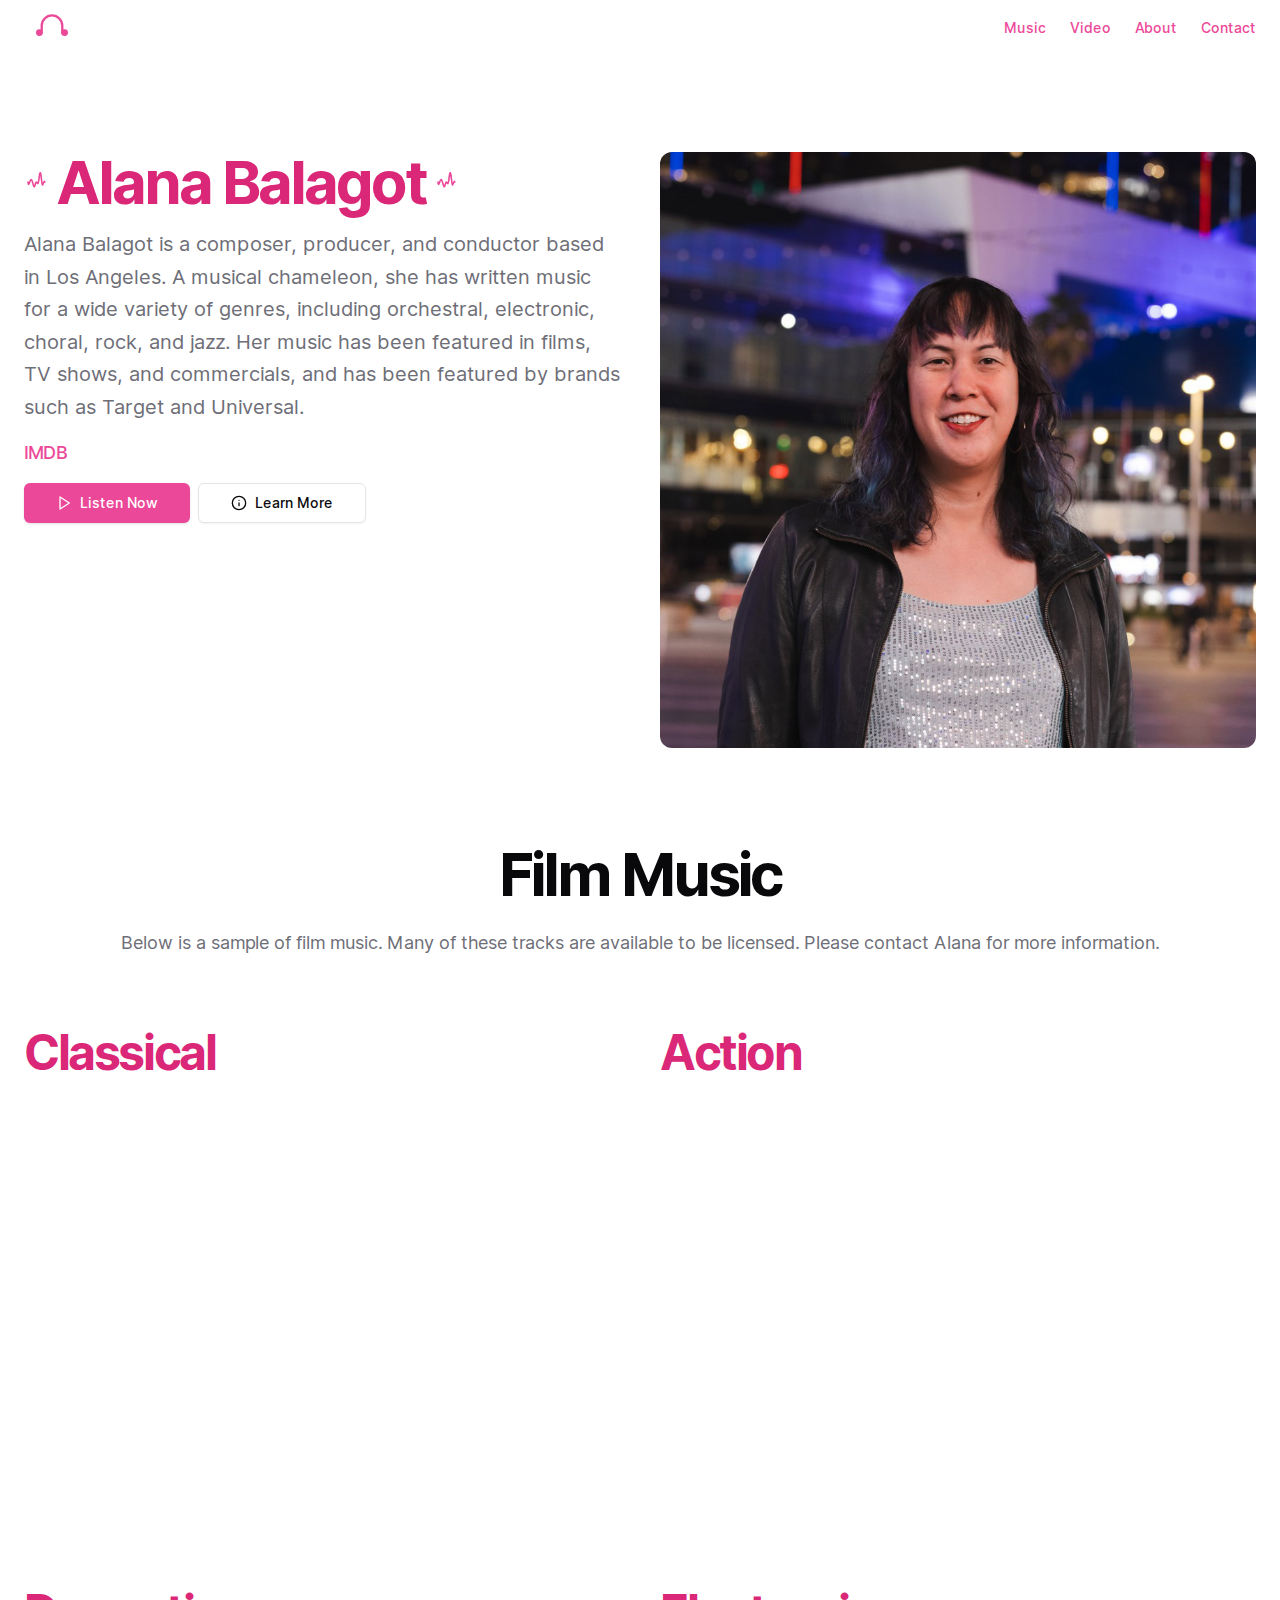
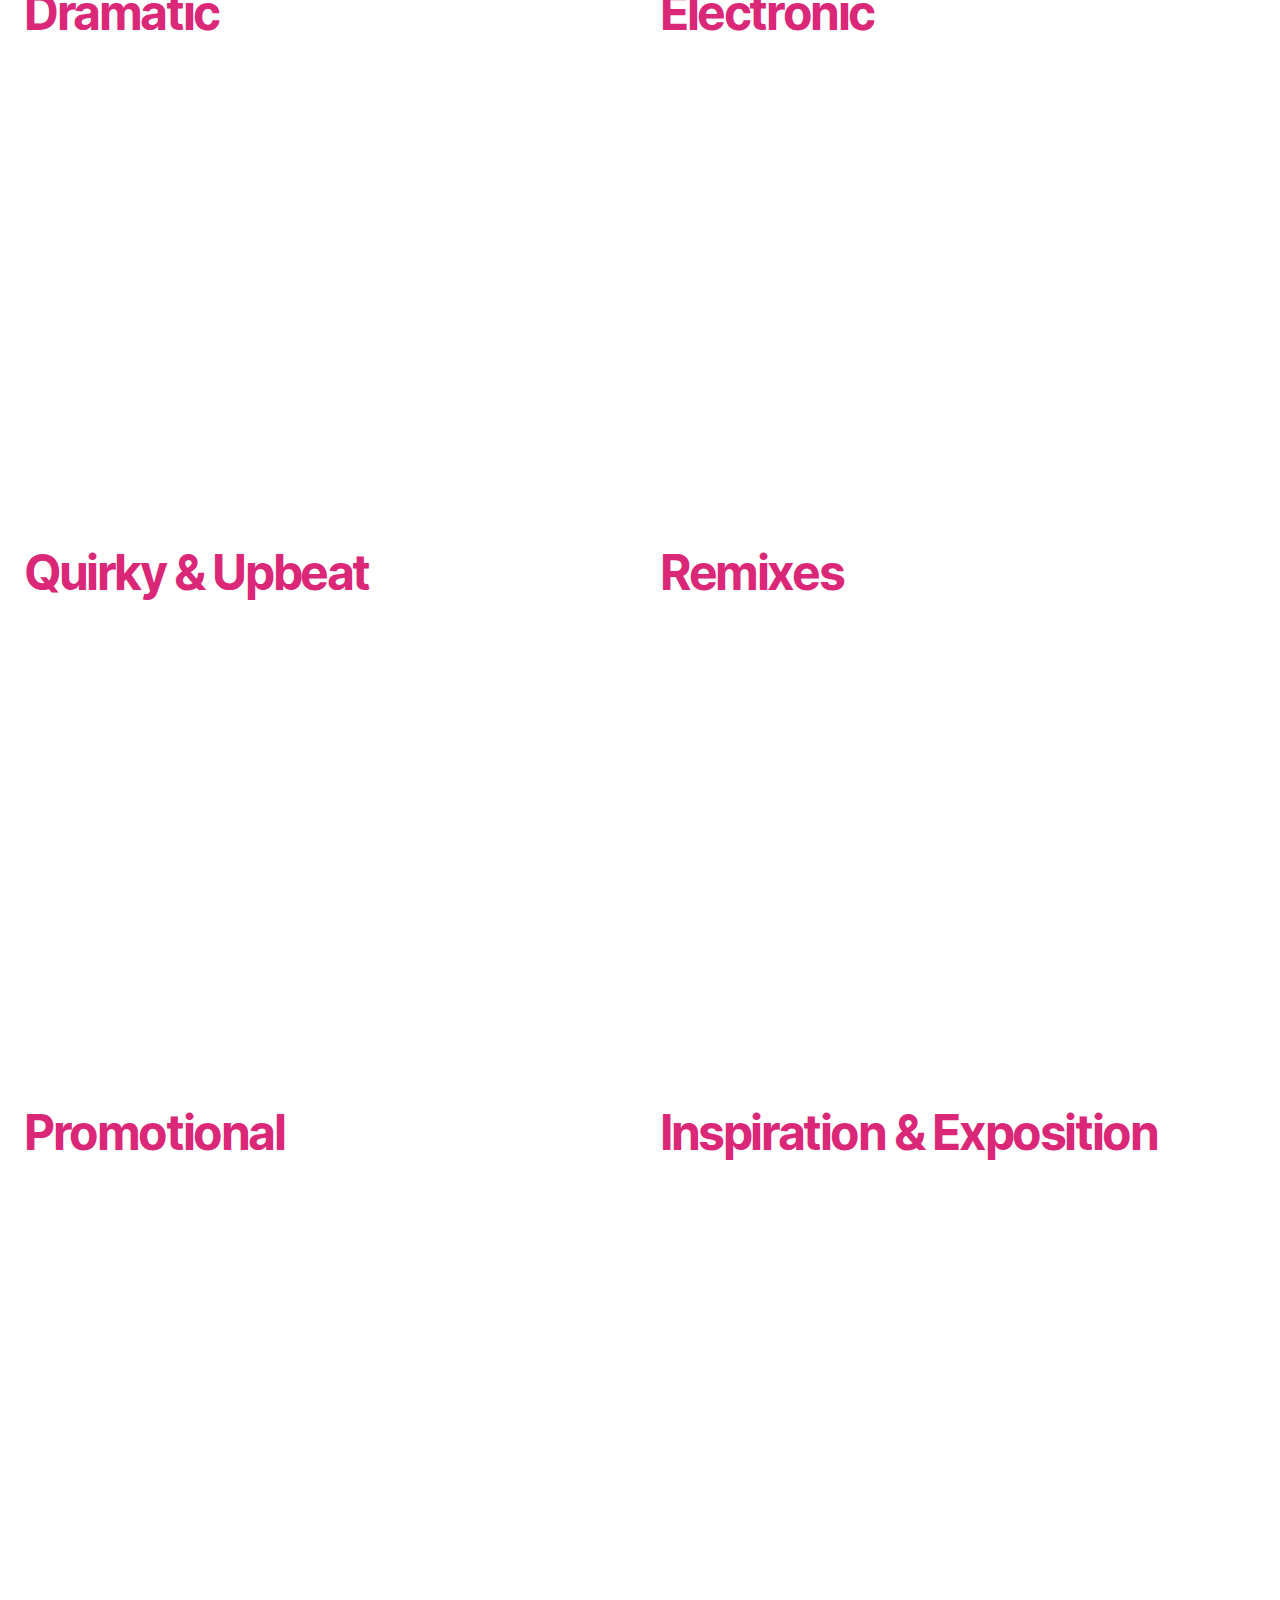
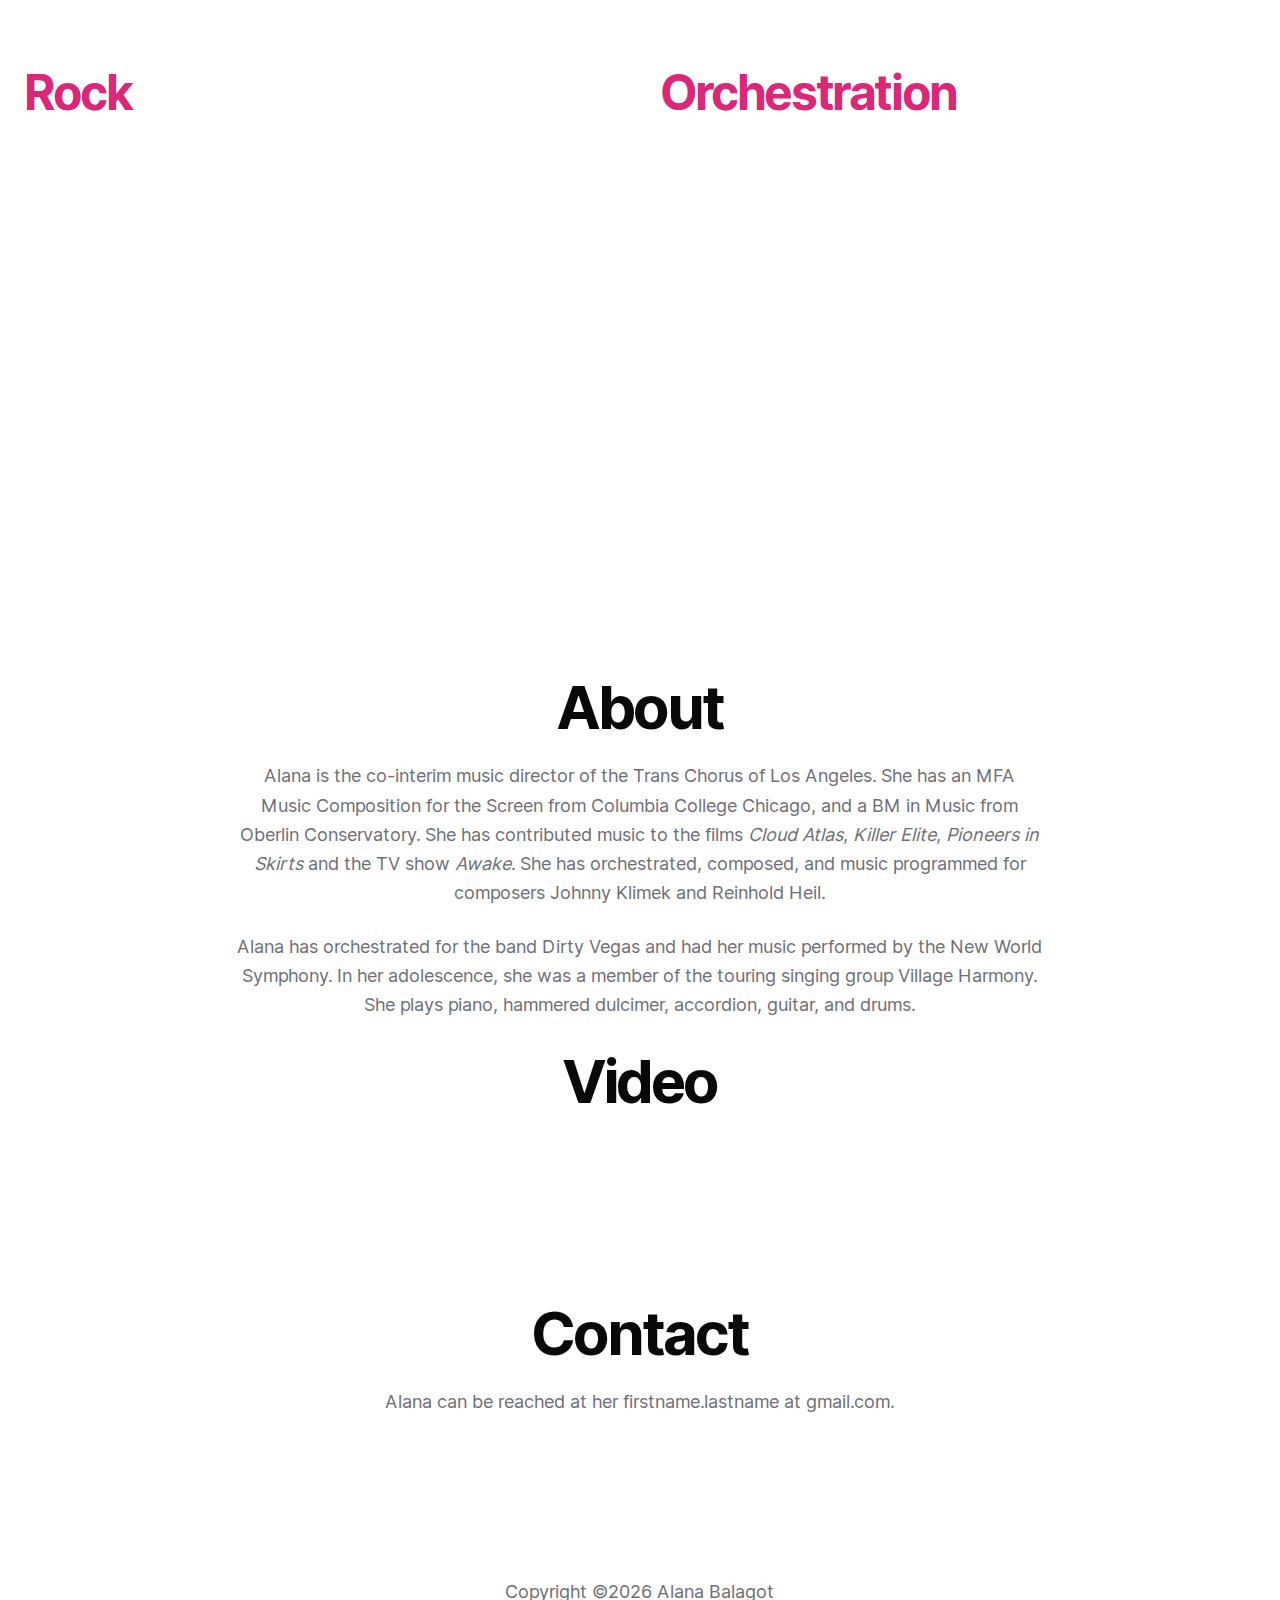
<file: index.html>
<!DOCTYPE html><html lang="en"><head><meta charSet="utf-8"/><meta name="viewport" content="width=device-width, initial-scale=1"/><link rel="preload" href="/_next/static/media/c9a5bc6a7c948fb0-s.p.woff2" as="font" crossorigin="" type="font/woff2"/><link rel="stylesheet" href="/_next/static/css/fb0d872a843f2047.css" data-precedence="next"/><link rel="preload" as="script" fetchPriority="low" href="/_next/static/chunks/webpack-1b331f39ab31d481.js"/><script src="/_next/static/chunks/fd9d1056-62aaf4b921c84028.js" async=""></script><script src="/_next/static/chunks/23-55239789978d75e5.js" async=""></script><script src="/_next/static/chunks/main-app-40a047c96afdc298.js" async=""></script><script src="/_next/static/chunks/974-19e7d1676b112ead.js" async=""></script><script src="/_next/static/chunks/app/page-de2f4e263171d379.js" async=""></script><script src="/_next/static/chunks/app/layout-9576113dc8ef3444.js" async=""></script><link rel="preload" href="https://www.googletagmanager.com/gtag/js?id=G-MQ0474LFP5" as="script"/><title>Alana Balagot - Composer, Producer, and Conductor</title><meta name="description" content="Alana Balagot is a versatile composer, producer, and conductor based in Los Angeles, known for her work across various genres including orchestral, electronic, and jazz."/><meta property="og:title" content="Alana Balagot - Composer, Producer, and Conductor"/><meta property="og:description" content="Alana Balagot is a versatile composer, producer, and conductor based in Los Angeles, known for her work across various genres including orchestral, electronic, and jazz."/><meta property="og:image" content="https://alanabalagot.com/assets/images/alana_headshot_7_sq.jpg"/><meta property="og:url" content="https://alanabalagot.com"/><meta property="twitter:card" content="summary_large_image"/><meta property="twitter:image" content="https://alanabalagot.com/assets/images/alana_headshot_7_sq.jpg"/><meta property="og:type" content="website"/><link rel="icon" href="/favicon.ico"/><link rel="icon" href="/favicon.ico" type="image/x-icon" sizes="16x16"/><meta name="next-size-adjust"/><script src="/_next/static/chunks/polyfills-78c92fac7aa8fdd8.js" noModule=""></script></head><body class="antialiased __variable_aaf875 __variable_aaf875"><div class="flex flex-col min-h-[100dvh]"><header class="px-4 lg:px-6 h-14 flex items-center"><a class="flex items-center justify-center" href="#"><svg class="h-8 w-8i text-pink-500" xmlns="http://www.w3.org/2000/svg" width="56" height="56" viewBox="0 0 28 28" fill="none" stroke="currentColor" stroke-width="2" stroke-linecap="round" stroke-linejoin="round"><path d="M5 18v-6a9 9 0 0 1 18 0v6"></path> <circle cx="3" cy="18" r="2" fill="currentColor"></circle> <circle cx="25" cy="18" r="2" fill="currentColor"></circle> </svg><span class="sr-only">Alana Balagot</span></a><nav class="ml-auto flex gap-4 sm:gap-6"><a class="text-sm font-medium hover:underline underline-offset-4 text-pink-500 hover:text-pink-600" href="#film-music">Music</a><a class="text-sm font-medium hover:underline underline-offset-4 text-pink-500 hover:text-pink-600" href="#video">Video</a><a class="text-sm font-medium hover:underline underline-offset-4 text-pink-500 hover:text-pink-600" href="#about">About</a><a class="text-sm font-medium hover:underline underline-offset-4 text-pink-500 hover:text-pink-600" href="#contact">Contact</a></nav></header><main class="flex-1"><section class="w-full py-12 md:py-12 lg:py-24 bg-lavender-100"><div class="container grid gap-6 px-4 md:px-6 lg:grid-cols-2 lg:gap-10 mx-auto"><div class="space-y-4"><div class="flex items-center gap-2"><svg class="h-6 w-6 text-pink-500" xmlns="http://www.w3.org/2000/svg" width="24" height="24" viewBox="0 0 24 30" fill="none" stroke="currentColor" stroke-width="2" stroke-linecap="round" stroke-linejoin="round"><path d="M2,15 C3,23 4,12 6,12 C8,12 9,27 11,18 C13,9 14,26 16,9 C18,-8 19,19 20,19 C21,19 22,12 23,15"></path></svg><h1 class="text-4xl font-bold tracking-tighter sm:text-5xl md:text-6xl text-pink-600">Alana Balagot</h1><svg class="h-6 w-6 text-pink-500" xmlns="http://www.w3.org/2000/svg" width="24" height="24" viewBox="0 0 24 30" fill="none" stroke="currentColor" stroke-width="2" stroke-linecap="round" stroke-linejoin="round"><path d="M2,15 C3,23 4,12 6,12 C8,12 9,27 11,18 C13,9 14,26 16,9 C18,-8 19,19 20,19 C21,19 22,12 23,15"></path></svg></div><p class="max-w-[600px] text-muted-foreground md:text-xl/relaxed lg:text-base/relaxed xl:text-xl/relaxed">Alana Balagot is a composer, producer, and conductor based in Los Angeles. A musical chameleon, she has written music for a wide variety of genres, including orchestral, electronic, choral, rock, and jazz. Her music has been featured in films, TV shows, and commercials, and has been featured by brands such as Target and Universal.</p><p><a class="text-lg font-medium text-pink-500 hover:underline underline-offset-4" target="_blank" href="https://www.imdb.com/name/nm3248770/">IMDB</a></p><div class="flex flex-col gap-2 min-[400px]:flex-row"><a class="inline-flex h-10 items-center justify-center rounded-md bg-pink-500 px-8 text-sm font-medium text-white shadow transition-colors hover:bg-pink-600 focus-visible:outline-none focus-visible:ring-1 focus-visible:ring-ring disabled:pointer-events-none disabled:opacity-50" href="#film-music"><svg class="h-4 w-4 mr-2" xmlns="http://www.w3.org/2000/svg" width="24" height="24" viewBox="0 0 24 24" fill="none" stroke="currentColor" stroke-width="2" stroke-linecap="round" stroke-linejoin="round"><polygon points="6 3 20 12 6 21 6 3"></polygon></svg>Listen Now</a><a class="inline-flex h-10 items-center justify-center rounded-md border border-input bg-background px-8 text-sm font-medium shadow-sm transition-colors hover:bg-lavender-500 focus-visible:outline-none focus-visible:ring-1 focus-visible:ring-ring disabled:pointer-events-none disabled:opacity-50" href="#about"><svg class="h-4 w-4 mr-2" xmlns="http://www.w3.org/2000/svg" width="24" height="24" viewBox="0 0 24 24" fill="none" stroke="currentColor" stroke-width="2" stroke-linecap="round" stroke-linejoin="round"><circle cx="12" cy="12" r="10"></circle><path d="M12 16v-4"></path><path d="M12 8h.01"></path></svg>Learn More</a></div></div><div class="flex items-center justify-center"><img alt="Alana Balagot" loading="lazy" width="550" height="550" decoding="async" data-nimg="1" class="mx-auto aspect-square overflow-hidden rounded-xl object-cover sm:w-full" style="color:transparent" src="/_next/static/media/alana_headshot_7_sq.db1cf5f5.jpg"/></div></div></section><section class="w-full bg-lavender-100"><div class="container px-4 md:px-6 lg:grid-cols-2 lg:gap-10 mx-auto"><a id="film-music"></a><h1 class="text-4xl font-bold tracking-tighter sm:text-5xl md:text-6xl text-black-600 text-center mx-auto">Film Music</h1><p class="text-center text-muted-foreground text-lg/relaxed my-6">Below is a sample of film music. Many of these tracks are available to be licensed. Please<!-- --> <a href="#contact">contact Alana</a> for more information.</p></div></section><section class="w-full py-12 md:py-12 lg:py-12 bg-lavender-100 mx-auto"><div class="container grid gap-6 px-4 md:px-6 lg:grid-cols-2 lg:gap-10 mx-auto"><div class="space-y-4"><h2 class="text-3xl font-bold tracking-tighter sm:text-4xl md:text-5xl text-pink-600">Classical</h2><iframe width="100%" height="400" scrolling="no" frameBorder="no" src="https://play.reelcrafter.com/embed/4a492fd9-3825-41b7-81c1-f288131b8215"></iframe></div><div class="space-y-4"><h2 class="text-3xl font-bold tracking-tighter sm:text-4xl md:text-5xl text-pink-600">Action</h2><iframe width="100%" height="400" scrolling="no" frameBorder="no" src="https://play.reelcrafter.com/embed/f13a1aa7-c6ca-4640-aa82-62e2b385edee"></iframe></div></div></section><section class="w-full py-12 md:py-12 lg:py-12 bg-lavender-100 mx-auto"><div class="container grid gap-6 px-4 md:px-6 lg:grid-cols-2 lg:gap-10 mx-auto"><div class="space-y-4"><h2 class="text-3xl font-bold tracking-tighter sm:text-4xl md:text-5xl text-pink-600">Dramatic</h2><iframe width="100%" height="400" scrolling="no" frameBorder="no" src="https://play.reelcrafter.com/embed/455c9116-db7b-4bc6-80d1-e1a87fc7ccaa"></iframe></div><div class="space-y-4"><h2 class="text-3xl font-bold tracking-tighter sm:text-4xl md:text-5xl text-pink-600">Electronic</h2><iframe width="100%" height="400" scrolling="no" frameBorder="no" src="https://play.reelcrafter.com/embed/4bfe3aea-9df3-4715-9751-d46f312055cc"></iframe></div></div></section><section class="w-full py-12 md:py-12 lg:py-12 bg-lavender-100 mx-auto"><div class="container grid gap-6 px-4 md:px-6 lg:grid-cols-2 lg:gap-10 mx-auto"><div class="space-y-4"><h2 class="text-3xl font-bold tracking-tighter sm:text-4xl md:text-5xl text-pink-600">Quirky &amp; Upbeat</h2><iframe width="100%" height="400" scrolling="no" frameBorder="no" src="https://play.reelcrafter.com/embed/9855070e-a5bf-4fbd-ba74-400352302537"></iframe></div><div class="space-y-4"><h2 class="text-3xl font-bold tracking-tighter sm:text-4xl md:text-5xl text-pink-600">Remixes</h2><iframe width="100%" height="400" scrolling="no" frameBorder="no" src="https://play.reelcrafter.com/embed/a1d4e860-f639-4b5b-9c69-2361f16d5a83"></iframe></div></div></section><section class="w-full py-12 md:py-12 lg:py-12 bg-lavender-100 mx-auto"><div class="container grid gap-6 px-4 md:px-6 lg:grid-cols-2 lg:gap-10 mx-auto"><div class="space-y-4"><h2 class="text-3xl font-bold tracking-tighter sm:text-4xl md:text-5xl text-pink-600">Promotional</h2><iframe width="100%" height="400" scrolling="no" frameBorder="no" src="https://play.reelcrafter.com/embed/51eb4e99-e953-4c38-99c7-7e3044863984"></iframe></div><div class="space-y-4"><h2 class="text-3xl font-bold tracking-tighter sm:text-4xl md:text-5xl text-pink-600">Inspiration &amp; Exposition</h2><iframe width="100%" height="400" scrolling="no" frameBorder="no" src="https://play.reelcrafter.com/embed/44e081fe-f6b6-496a-b7c9-481b79671c5f"></iframe></div></div></section><section class="w-full py-12 md:py-12 lg:py-12 bg-lavender-100 mx-auto"><div class="container grid gap-6 px-4 md:px-6 lg:grid-cols-2 lg:gap-10 mx-auto"><div class="space-y-4"><h2 class="text-3xl font-bold tracking-tighter sm:text-4xl md:text-5xl text-pink-600">Rock</h2><iframe width="100%" height="400" scrolling="no" frameBorder="no" src="https://play.reelcrafter.com/embed/12dc93d1-b81a-4805-be55-e2d033161de4"></iframe></div><div class="space-y-4"><h2 class="text-3xl font-bold tracking-tighter sm:text-4xl md:text-5xl text-pink-600">Orchestration</h2><iframe width="100%" height="400" scrolling="no" frameBorder="no" src="https://play.reelcrafter.com/embed/66a3f23a-5450-4988-b59e-24d2739c80bb"></iframe></div></div></section><section class="w-full bg-lavender-100 mt-24 mx-auto"><div class="container px-4 md:px-6 lg:grid-cols-2 lg:gap-10 lg:w-4/6 mx-auto mx-auto"><a id="about"></a><h1 class="text-4xl font-bold tracking-tighter sm:text-5xl md:text-6xl text-black-600 text-center">About</h1><p class="text-center text-muted-foreground text-lg/relaxed my-6">Alana is the co-interim music director of the Trans Chorus of Los Angeles. She has an MFA Music Composition for the Screen from Columbia College Chicago, and a BM in Music from Oberlin Conservatory. She has contributed music to the films <em>Cloud Atlas</em>,<!-- --> <em>Killer Elite</em>,<!-- --> <em>Pioneers in Skirts</em> and the TV show<!-- --> <em>Awake</em>. She has orchestrated, composed, and music programmed for composers Johnny Klimek and Reinhold Heil.</p><p class="text-center text-muted-foreground text-lg/relaxed my-6">Alana has orchestrated for the band Dirty Vegas and had her music performed by the New World Symphony. In her adolescence, she was a member of the touring singing group Village Harmony. She plays piano, hammered dulcimer, accordion, guitar, and drums.</p></div></section><section class="w-full bg-lavender-100 mt-8 mx-auto"><div class="container px-4 md:px-6 lg:grid-cols-2 lg:gap-10 lg:w-4/6 mx-auto mx-auto"><a id="video"></a><h1 class="text-4xl font-bold tracking-tighter sm:text-5xl md:text-6xl text-black-600 text-center">Video</h1></div></section><section class="w-full py-12 md:py-12 lg:py-12 bg-lavender-100 mx-auto"><div class="container grid gap-6 px-4 md:px-6 lg:grid-cols-2 lg:gap-10 mx-auto"></div></section><section class="w-full bg-lavender-100 mt-24"><div class="container px-4 md:px-6 lg:grid-cols-2 lg:gap-10 lg:w-4/6 mx-auto"><a id="contact"></a><h1 class="text-4xl font-bold tracking-tighter sm:text-5xl md:text-6xl text-black-600 text-center">Contact</h1><p class="text-center text-muted-foreground text-lg/relaxed my-6">Alana can be reached at her firstname.lastname at gmail.com.</p><div class="flex justify-center gap-4 mt-24 mb-0"><a class="text-lg font-medium text-pink-500 hover:underline underline-offset-4 w-10" target="_blank" href="https://www.facebook.com/alanabalagotmusic"><img alt="Facebook" loading="lazy" width="40" height="40" decoding="async" data-nimg="1" style="color:transparent" src="/_next/static/media/social_facebook.ca076a6c.png"/></a><a class="text-lg font-medium text-pink-500 hover:underline underline-offset-4 w-10" target="_blank" href="https://www.instagram.com/alana31415/"><img alt="Instagram" loading="lazy" width="40" height="40" decoding="async" data-nimg="1" style="color:transparent" src="/_next/static/media/social_instagram.5b815be6.png"/></a><a class="text-lg font-medium text-pink-500 hover:underline underline-offset-4 w-10" target="_blank" href="https://youtube.com/alana314"><img alt="YouTube" loading="lazy" width="40" height="40" decoding="async" data-nimg="1" style="color:transparent" src="/_next/static/media/social_youtube.a809700e.png"/></a><a class="text-lg font-medium text-pink-500 hover:underline underline-offset-4 w-10" target="_blank" href="https://www.tiktok.com/@alanabalagot"><img alt="TikTok" loading="lazy" width="40" height="40" decoding="async" data-nimg="1" style="color:transparent" src="/_next/static/media/social_tiktok.a893fee2.png"/></a></div><p class="text-center text-muted-foreground text-lg/relaxed my-6">Copyright ©<!-- -->2024<!-- --> Alana Balagot</p></div></section></main><footer class="flex flex-col gap-2 sm:flex-row py-6 w-full shrink-"></footer></div><script src="/_next/static/chunks/webpack-1b331f39ab31d481.js" async=""></script><script>(self.__next_f=self.__next_f||[]).push([0]);self.__next_f.push([2,null])</script><script>self.__next_f.push([1,"1:HL[\"/_next/static/media/c9a5bc6a7c948fb0-s.p.woff2\",\"font\",{\"crossOrigin\":\"\",\"type\":\"font/woff2\"}]\n2:HL[\"/_next/static/css/fb0d872a843f2047.css\",\"style\"]\n"])</script><script>self.__next_f.push([1,"3:I[5751,[],\"\"]\n5:I[9373,[\"974\",\"static/chunks/974-19e7d1676b112ead.js\",\"931\",\"static/chunks/app/page-de2f4e263171d379.js\"],\"Composer\"]\n6:I[4404,[\"185\",\"static/chunks/app/layout-9576113dc8ef3444.js\"],\"GoogleAnalytics\"]\n7:I[9275,[],\"\"]\n8:I[1343,[],\"\"]\na:I[6130,[],\"\"]\nb:[]\n"])</script><script>self.__next_f.push([1,"0:[[[\"$\",\"link\",\"0\",{\"rel\":\"stylesheet\",\"href\":\"/_next/static/css/fb0d872a843f2047.css\",\"precedence\":\"next\",\"crossOrigin\":\"$undefined\"}]],[\"$\",\"$L3\",null,{\"buildId\":\"irZttYxrmVhfxodkch_4v\",\"assetPrefix\":\"\",\"initialCanonicalUrl\":\"/\",\"initialTree\":[\"\",{\"children\":[\"__PAGE__\",{}]},\"$undefined\",\"$undefined\",true],\"initialSeedData\":[\"\",{\"children\":[\"__PAGE__\",{},[[\"$L4\",[\"$\",\"$L5\",null,{}]],null],null]},[[\"$\",\"html\",null,{\"lang\":\"en\",\"children\":[[\"$\",\"$L6\",null,{\"gaId\":\"G-MQ0474LFP5\"}],[\"$\",\"head\",null,{\"children\":[[\"$\",\"title\",null,{\"children\":\"Alana Balagot - Composer, Producer, and Conductor\"}],[\"$\",\"meta\",null,{\"name\":\"description\",\"content\":\"Alana Balagot is a versatile composer, producer, and conductor based in Los Angeles, known for her work across various genres including orchestral, electronic, and jazz.\"}],[\"$\",\"meta\",null,{\"property\":\"og:title\",\"content\":\"Alana Balagot - Composer, Producer, and Conductor\"}],[\"$\",\"meta\",null,{\"property\":\"og:description\",\"content\":\"Alana Balagot is a versatile composer, producer, and conductor based in Los Angeles, known for her work across various genres including orchestral, electronic, and jazz.\"}],[\"$\",\"meta\",null,{\"property\":\"og:image\",\"content\":\"https://alanabalagot.com/assets/images/alana_headshot_7_sq.jpg\"}],[\"$\",\"meta\",null,{\"property\":\"og:url\",\"content\":\"https://alanabalagot.com\"}],[\"$\",\"meta\",null,{\"property\":\"twitter:card\",\"content\":\"summary_large_image\"}],[\"$\",\"meta\",null,{\"property\":\"twitter:image\",\"content\":\"https://alanabalagot.com/assets/images/alana_headshot_7_sq.jpg\"}],[\"$\",\"meta\",null,{\"property\":\"og:type\",\"content\":\"website\"}],[\"$\",\"link\",null,{\"rel\":\"icon\",\"href\":\"/favicon.ico\"}]]}],[\"$\",\"body\",null,{\"className\":\"antialiased __variable_aaf875 __variable_aaf875\",\"children\":[\"$\",\"$L7\",null,{\"parallelRouterKey\":\"children\",\"segmentPath\":[\"children\"],\"error\":\"$undefined\",\"errorStyles\":\"$undefined\",\"errorScripts\":\"$undefined\",\"template\":[\"$\",\"$L8\",null,{}],\"templateStyles\":\"$undefined\",\"templateScripts\":\"$undefined\",\"notFound\":[[\"$\",\"title\",null,{\"children\":\"404: This page could not be found.\"}],[\"$\",\"div\",null,{\"style\":{\"fontFamily\":\"system-ui,\\\"Segoe UI\\\",Roboto,Helvetica,Arial,sans-serif,\\\"Apple Color Emoji\\\",\\\"Segoe UI Emoji\\\"\",\"height\":\"100vh\",\"textAlign\":\"center\",\"display\":\"flex\",\"flexDirection\":\"column\",\"alignItems\":\"center\",\"justifyContent\":\"center\"},\"children\":[\"$\",\"div\",null,{\"children\":[[\"$\",\"style\",null,{\"dangerouslySetInnerHTML\":{\"__html\":\"body{color:#000;background:#fff;margin:0}.next-error-h1{border-right:1px solid rgba(0,0,0,.3)}@media (prefers-color-scheme:dark){body{color:#fff;background:#000}.next-error-h1{border-right:1px solid rgba(255,255,255,.3)}}\"}}],[\"$\",\"h1\",null,{\"className\":\"next-error-h1\",\"style\":{\"display\":\"inline-block\",\"margin\":\"0 20px 0 0\",\"padding\":\"0 23px 0 0\",\"fontSize\":24,\"fontWeight\":500,\"verticalAlign\":\"top\",\"lineHeight\":\"49px\"},\"children\":\"404\"}],[\"$\",\"div\",null,{\"style\":{\"display\":\"inline-block\"},\"children\":[\"$\",\"h2\",null,{\"style\":{\"fontSize\":14,\"fontWeight\":400,\"lineHeight\":\"49px\",\"margin\":0},\"children\":\"This page could not be found.\"}]}]]}]}]],\"notFoundStyles\":[],\"styles\":null}]}]]}],null],null],\"couldBeIntercepted\":false,\"initialHead\":[false,\"$L9\"],\"globalErrorComponent\":\"$a\",\"missingSlots\":\"$Wb\"}]]\n"])</script><script>self.__next_f.push([1,"9:[[\"$\",\"meta\",\"0\",{\"name\":\"viewport\",\"content\":\"width=device-width, initial-scale=1\"}],[\"$\",\"meta\",\"1\",{\"charSet\":\"utf-8\"}],[\"$\",\"link\",\"2\",{\"rel\":\"icon\",\"href\":\"/favicon.ico\",\"type\":\"image/x-icon\",\"sizes\":\"16x16\"}],[\"$\",\"meta\",\"3\",{\"name\":\"next-size-adjust\"}]]\n4:null\n"])</script></body></html>
</file>
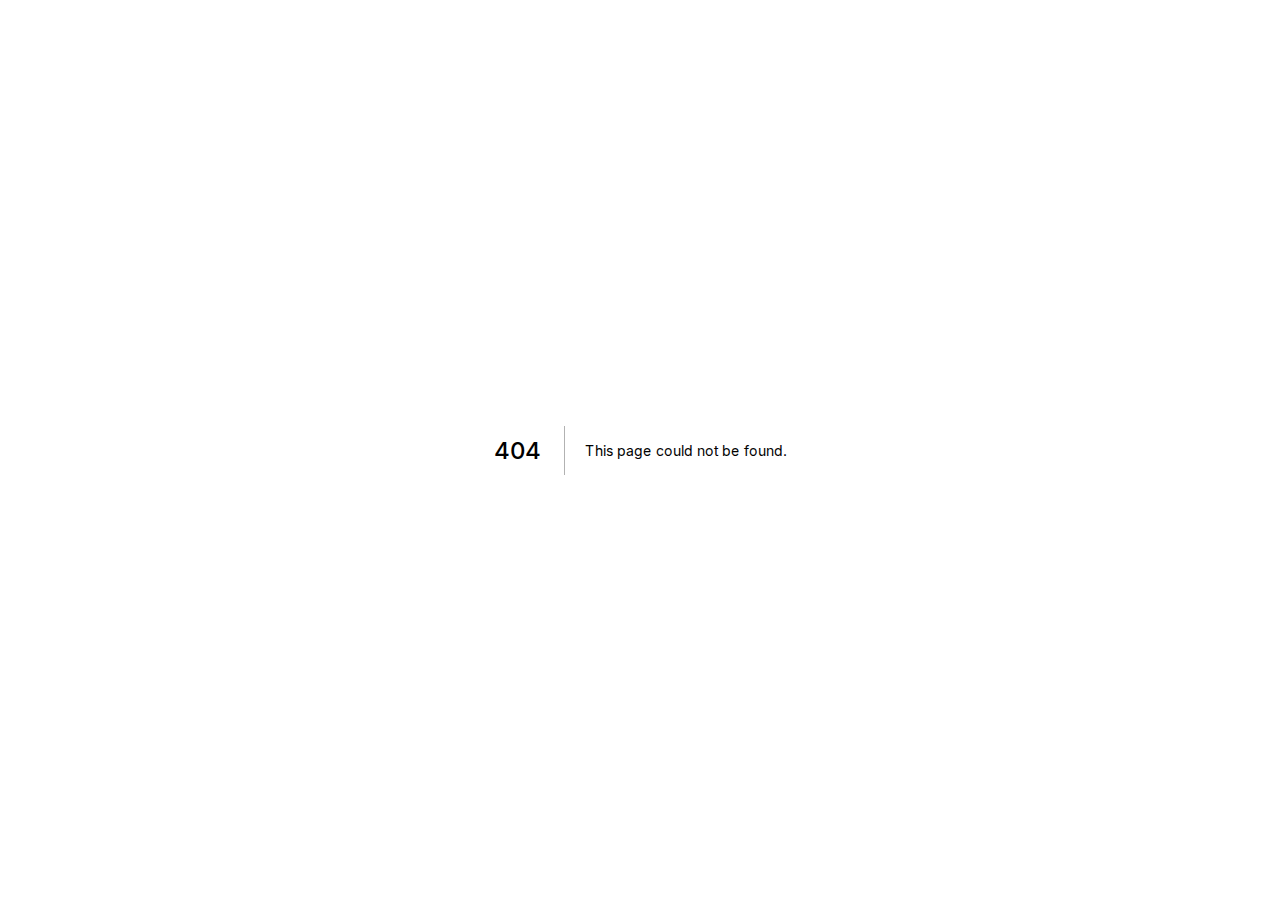
<file: 404/index.html>
<!DOCTYPE html><html lang="en"><head><meta charSet="utf-8"/><meta name="viewport" content="width=device-width, initial-scale=1"/><link rel="preload" href="/_next/static/media/e4af272ccee01ff0-s.p.woff2" as="font" crossorigin="" type="font/woff2"/><link rel="stylesheet" href="/_next/static/css/de8a04bb2f57eb65.css" data-precedence="next"/><link rel="preload" as="script" fetchPriority="low" href="/_next/static/chunks/webpack-d57b676717d1874e.js"/><script src="/_next/static/chunks/fd9d1056-4e1a26e2d413ba3c.js" async=""></script><script src="/_next/static/chunks/23-e3b3a2e1119c3e05.js" async=""></script><script src="/_next/static/chunks/main-app-018375c4a6235aa4.js" async=""></script><script src="/_next/static/chunks/app/layout-8f9f4ecb2f7b1fb9.js" async=""></script><link rel="preload" href="https://www.googletagmanager.com/gtag/js?id=G-MQ0474LFP5" as="script"/><title>404: This page could not be found.</title><title>Alana Balagot - Composer, Producer, and Conductor</title><meta name="description" content="Alana Balagot is a versatile composer, producer, and conductor based in Los Angeles, known for her work across various genres including orchestral, electronic, and jazz."/><meta property="og:title" content="Alana Balagot - Composer, Producer, and Conductor"/><meta property="og:description" content="Alana Balagot is a versatile composer, producer, and conductor based in Los Angeles, known for her work across various genres including orchestral, electronic, and jazz."/><meta property="og:url" content="https://alanabalagot.com/"/><meta property="og:image" content="https://alanabalagot.com/assets/images/alana_headshot_7_sq.jpg"/><meta property="og:type" content="website"/><meta name="twitter:card" content="summary_large_image"/><meta name="twitter:title" content="Alana Balagot - Composer, Producer, and Conductor"/><meta name="twitter:description" content="Alana Balagot is a versatile composer, producer, and conductor based in Los Angeles, known for her work across various genres including orchestral, electronic, and jazz."/><meta name="twitter:image" content="https://alanabalagot.com/assets/images/alana_headshot_7_sq.jpg"/><link rel="icon" href="/favicon.ico"/><meta name="next-size-adjust"/><script src="/_next/static/chunks/polyfills-78c92fac7aa8fdd8.js" noModule=""></script></head><body class="antialiased __variable_f367f3 __variable_f367f3"><div style="font-family:system-ui,&quot;Segoe UI&quot;,Roboto,Helvetica,Arial,sans-serif,&quot;Apple Color Emoji&quot;,&quot;Segoe UI Emoji&quot;;height:100vh;text-align:center;display:flex;flex-direction:column;align-items:center;justify-content:center"><div><style>body{color:#000;background:#fff;margin:0}.next-error-h1{border-right:1px solid rgba(0,0,0,.3)}@media (prefers-color-scheme:dark){body{color:#fff;background:#000}.next-error-h1{border-right:1px solid rgba(255,255,255,.3)}}</style><h1 class="next-error-h1" style="display:inline-block;margin:0 20px 0 0;padding:0 23px 0 0;font-size:24px;font-weight:500;vertical-align:top;line-height:49px">404</h1><div style="display:inline-block"><h2 style="font-size:14px;font-weight:400;line-height:49px;margin:0">This page could not be found.</h2></div></div></div><script src="/_next/static/chunks/webpack-d57b676717d1874e.js" async=""></script><script>(self.__next_f=self.__next_f||[]).push([0]);self.__next_f.push([2,null])</script><script>self.__next_f.push([1,"1:HL[\"/_next/static/media/e4af272ccee01ff0-s.p.woff2\",\"font\",{\"crossOrigin\":\"\",\"type\":\"font/woff2\"}]\n2:HL[\"/_next/static/css/de8a04bb2f57eb65.css\",\"style\"]\n"])</script><script>self.__next_f.push([1,"3:I[5751,[],\"\"]\n5:I[9275,[],\"\"]\n6:I[1343,[],\"\"]\n7:I[4404,[\"185\",\"static/chunks/app/layout-8f9f4ecb2f7b1fb9.js\"],\"GoogleAnalytics\"]\nd:I[6130,[],\"\"]\n8:{\"fontFamily\":\"system-ui,\\\"Segoe UI\\\",Roboto,Helvetica,Arial,sans-serif,\\\"Apple Color Emoji\\\",\\\"Segoe UI Emoji\\\"\",\"height\":\"100vh\",\"textAlign\":\"center\",\"display\":\"flex\",\"flexDirection\":\"column\",\"alignItems\":\"center\",\"justifyContent\":\"center\"}\n9:{\"display\":\"inline-block\",\"margin\":\"0 20px 0 0\",\"padding\":\"0 23px 0 0\",\"fontSize\":24,\"fontWeight\":500,\"verticalAlign\":\"top\",\"lineHeight\":\"49px\"}\na:{\"display\":\"inline-block\"}\nb:{\"fontSize\":14,\"fontWeight\":400,\"lineHeight\":\"49px\",\"margin\":0}\ne:[]\n"])</script><script>self.__next_f.push([1,"0:[[[\"$\",\"link\",\"0\",{\"rel\":\"stylesheet\",\"href\":\"/_next/static/css/de8a04bb2f57eb65.css\",\"precedence\":\"next\",\"crossOrigin\":\"$undefined\"}]],[\"$\",\"$L3\",null,{\"buildId\":\"x7ux3Ms9UKVkAYdyy-RPe\",\"assetPrefix\":\"\",\"initialCanonicalUrl\":\"/_not-found/\",\"initialTree\":[\"\",{\"children\":[\"/_not-found\",{\"children\":[\"__PAGE__\",{}]}]},\"$undefined\",\"$undefined\",true],\"initialSeedData\":[\"\",{\"children\":[\"/_not-found\",{\"children\":[\"__PAGE__\",{},[[\"$L4\",[[\"$\",\"title\",null,{\"children\":\"404: This page could not be found.\"}],[\"$\",\"div\",null,{\"style\":{\"fontFamily\":\"system-ui,\\\"Segoe UI\\\",Roboto,Helvetica,Arial,sans-serif,\\\"Apple Color Emoji\\\",\\\"Segoe UI Emoji\\\"\",\"height\":\"100vh\",\"textAlign\":\"center\",\"display\":\"flex\",\"flexDirection\":\"column\",\"alignItems\":\"center\",\"justifyContent\":\"center\"},\"children\":[\"$\",\"div\",null,{\"children\":[[\"$\",\"style\",null,{\"dangerouslySetInnerHTML\":{\"__html\":\"body{color:#000;background:#fff;margin:0}.next-error-h1{border-right:1px solid rgba(0,0,0,.3)}@media (prefers-color-scheme:dark){body{color:#fff;background:#000}.next-error-h1{border-right:1px solid rgba(255,255,255,.3)}}\"}}],[\"$\",\"h1\",null,{\"className\":\"next-error-h1\",\"style\":{\"display\":\"inline-block\",\"margin\":\"0 20px 0 0\",\"padding\":\"0 23px 0 0\",\"fontSize\":24,\"fontWeight\":500,\"verticalAlign\":\"top\",\"lineHeight\":\"49px\"},\"children\":\"404\"}],[\"$\",\"div\",null,{\"style\":{\"display\":\"inline-block\"},\"children\":[\"$\",\"h2\",null,{\"style\":{\"fontSize\":14,\"fontWeight\":400,\"lineHeight\":\"49px\",\"margin\":0},\"children\":\"This page could not be found.\"}]}]]}]}]]],null],null]},[\"$\",\"$L5\",null,{\"parallelRouterKey\":\"children\",\"segmentPath\":[\"children\",\"/_not-found\",\"children\"],\"error\":\"$undefined\",\"errorStyles\":\"$undefined\",\"errorScripts\":\"$undefined\",\"template\":[\"$\",\"$L6\",null,{}],\"templateStyles\":\"$undefined\",\"templateScripts\":\"$undefined\",\"notFound\":\"$undefined\",\"notFoundStyles\":\"$undefined\",\"styles\":null}],null]},[[\"$\",\"html\",null,{\"lang\":\"en\",\"children\":[[\"$\",\"$L7\",null,{\"gaId\":\"G-MQ0474LFP5\"}],[\"$\",\"head\",null,{}],[\"$\",\"body\",null,{\"className\":\"antialiased __variable_f367f3 __variable_f367f3\",\"children\":[\"$\",\"$L5\",null,{\"parallelRouterKey\":\"children\",\"segmentPath\":[\"children\"],\"error\":\"$undefined\",\"errorStyles\":\"$undefined\",\"errorScripts\":\"$undefined\",\"template\":[\"$\",\"$L6\",null,{}],\"templateStyles\":\"$undefined\",\"templateScripts\":\"$undefined\",\"notFound\":[[\"$\",\"title\",null,{\"children\":\"404: This page could not be found.\"}],[\"$\",\"div\",null,{\"style\":\"$8\",\"children\":[\"$\",\"div\",null,{\"children\":[[\"$\",\"style\",null,{\"dangerouslySetInnerHTML\":{\"__html\":\"body{color:#000;background:#fff;margin:0}.next-error-h1{border-right:1px solid rgba(0,0,0,.3)}@media (prefers-color-scheme:dark){body{color:#fff;background:#000}.next-error-h1{border-right:1px solid rgba(255,255,255,.3)}}\"}}],[\"$\",\"h1\",null,{\"className\":\"next-error-h1\",\"style\":\"$9\",\"children\":\"404\"}],[\"$\",\"div\",null,{\"style\":\"$a\",\"children\":[\"$\",\"h2\",null,{\"style\":\"$b\",\"children\":\"This page could not be found.\"}]}]]}]}]],\"notFoundStyles\":[],\"styles\":null}]}]]}],null],null],\"couldBeIntercepted\":false,\"initialHead\":[false,\"$Lc\"],\"globalErrorComponent\":\"$d\",\"missingSlots\":\"$We\"}]]\n"])</script><script>self.__next_f.push([1,"c:[[\"$\",\"meta\",\"0\",{\"name\":\"viewport\",\"content\":\"width=device-width, initial-scale=1\"}],[\"$\",\"meta\",\"1\",{\"charSet\":\"utf-8\"}],[\"$\",\"title\",\"2\",{\"children\":\"Alana Balagot - Composer, Producer, and Conductor\"}],[\"$\",\"meta\",\"3\",{\"name\":\"description\",\"content\":\"Alana Balagot is a versatile composer, producer, and conductor based in Los Angeles, known for her work across various genres including orchestral, electronic, and jazz.\"}],[\"$\",\"meta\",\"4\",{\"property\":\"og:title\",\"content\":\"Alana Balagot - Composer, Producer, and Conductor\"}],[\"$\",\"meta\",\"5\",{\"property\":\"og:description\",\"content\":\"Alana Balagot is a versatile composer, producer, and conductor based in Los Angeles, known for her work across various genres including orchestral, electronic, and jazz.\"}],[\"$\",\"meta\",\"6\",{\"property\":\"og:url\",\"content\":\"https://alanabalagot.com/\"}],[\"$\",\"meta\",\"7\",{\"property\":\"og:image\",\"content\":\"https://alanabalagot.com/assets/images/alana_headshot_7_sq.jpg\"}],[\"$\",\"meta\",\"8\",{\"property\":\"og:type\",\"content\":\"website\"}],[\"$\",\"meta\",\"9\",{\"name\":\"twitter:card\",\"content\":\"summary_large_image\"}],[\"$\",\"meta\",\"10\",{\"name\":\"twitter:title\",\"content\":\"Alana Balagot - Composer, Producer, and Conductor\"}],[\"$\",\"meta\",\"11\",{\"name\":\"twitter:description\",\"content\":\"Alana Balagot is a versatile composer, producer, and conductor based in Los Angeles, known for her work across various genres including orchestral, electronic, and jazz.\"}],[\"$\",\"meta\",\"12\",{\"name\":\"twitter:image\",\"content\":\"https://alanabalagot.com/assets/images/alana_headshot_7_sq.jpg\"}],[\"$\",\"link\",\"13\",{\"rel\":\"icon\",\"href\":\"/favicon.ico\"}],[\"$\",\"meta\",\"14\",{\"name\":\"next-size-adjust\"}]]\n4:null\n"])</script></body></html>
</file>
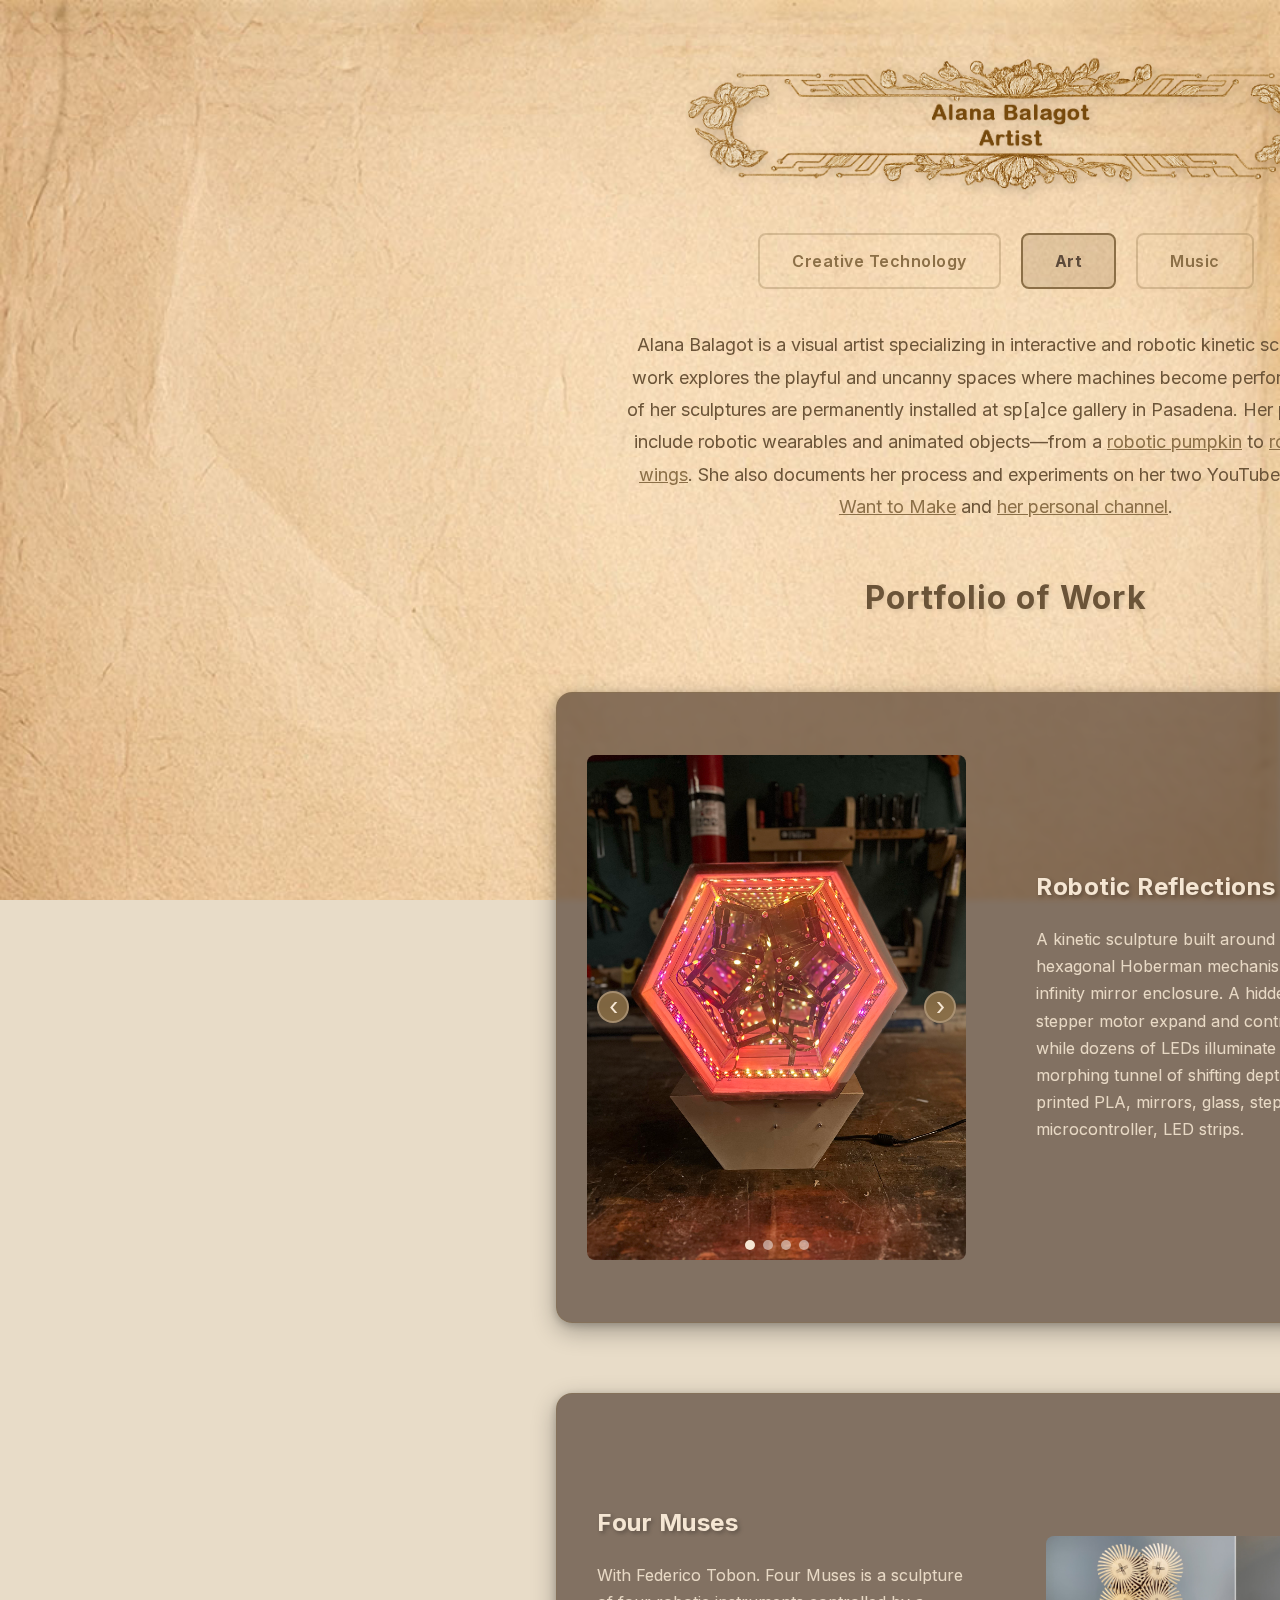
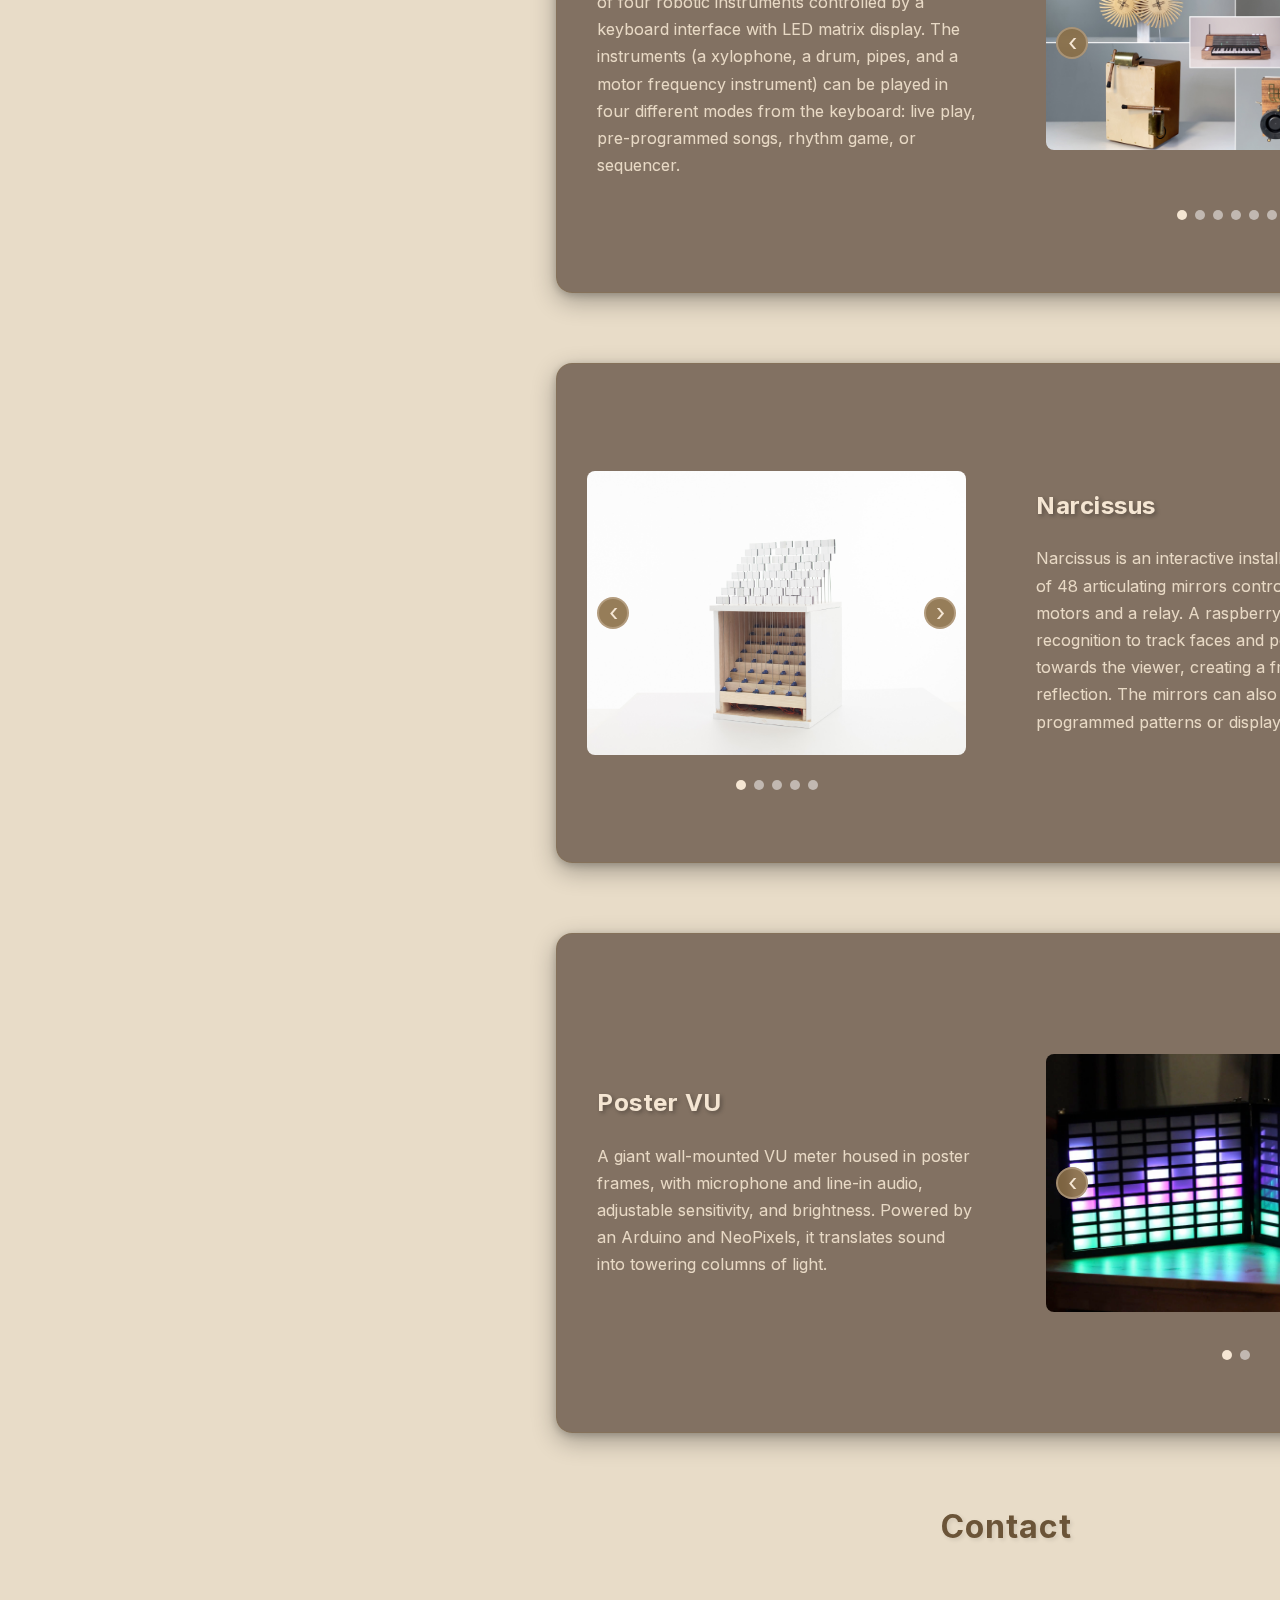
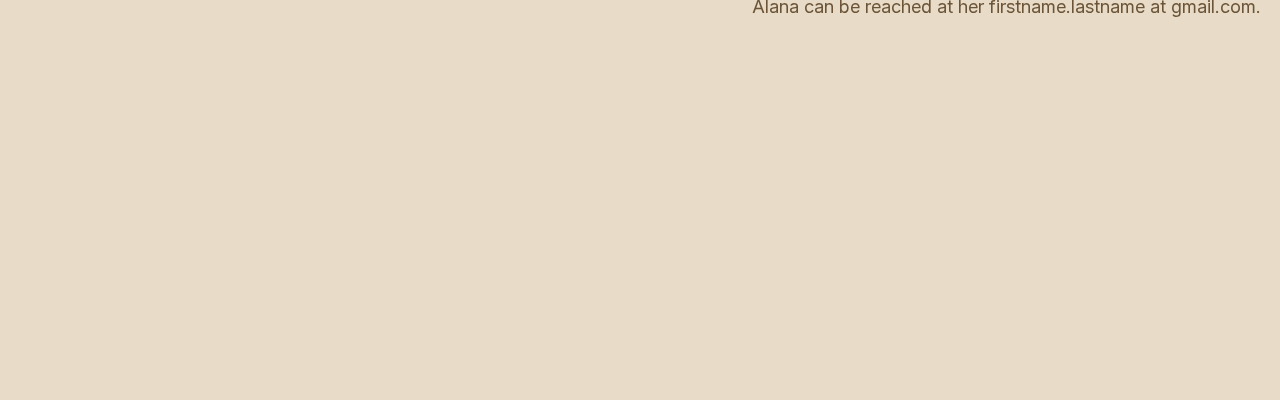
<file: art/index.html>
<!DOCTYPE html><html lang="en"><head><meta charSet="utf-8"/><meta name="viewport" content="width=device-width, initial-scale=1"/><link rel="preload" href="/_next/static/media/e4af272ccee01ff0-s.p.woff2" as="font" crossorigin="" type="font/woff2"/><link rel="preload" as="image" href="/assets/images/header-alana-balagot-artist.png"/><link rel="preload" as="image" href="/assets/images/robotic-reflections-1.jpg"/><link rel="preload" as="image" href="/assets/images/four-muses-1.jpg"/><link rel="preload" as="image" href="/assets/images/narcissus-1.jpg"/><link rel="preload" as="image" href="/assets/images/poster-vu-1.jpg"/><link rel="stylesheet" href="/_next/static/css/de8a04bb2f57eb65.css" data-precedence="next"/><link rel="preload" as="script" fetchPriority="low" href="/_next/static/chunks/webpack-d57b676717d1874e.js"/><script src="/_next/static/chunks/fd9d1056-4e1a26e2d413ba3c.js" async=""></script><script src="/_next/static/chunks/23-e3b3a2e1119c3e05.js" async=""></script><script src="/_next/static/chunks/main-app-018375c4a6235aa4.js" async=""></script><script src="/_next/static/chunks/138-0973b585599563e0.js" async=""></script><script src="/_next/static/chunks/59-5b0ca7dde58f4976.js" async=""></script><script src="/_next/static/chunks/224-741ff11d9f933183.js" async=""></script><script src="/_next/static/chunks/app/art/page-e91b5f0bc824dc13.js" async=""></script><script src="/_next/static/chunks/app/layout-8f9f4ecb2f7b1fb9.js" async=""></script><link rel="preload" href="https://www.googletagmanager.com/gtag/js?id=G-MQ0474LFP5" as="script"/><title>Alana Balagot - Visual Art Portfolio</title><meta name="description" content="Explore Alana Balagot&#x27;s visual art portfolio featuring digital art, installations, and creative visual works that blend technology with artistic expression."/><meta property="og:title" content="Alana Balagot - Visual Art Portfolio"/><meta property="og:description" content="Explore Alana Balagot&#x27;s visual art portfolio featuring digital art, installations, and creative visual works that blend technology with artistic expression."/><meta property="og:url" content="https://alanabalagot.com/art/"/><meta property="og:image" content="https://alanabalagot.com/assets/images/alana_headshot_7_sq.jpg"/><meta property="og:type" content="website"/><meta name="twitter:card" content="summary_large_image"/><meta name="twitter:title" content="Alana Balagot - Visual Art Portfolio"/><meta name="twitter:description" content="Explore Alana Balagot&#x27;s visual art portfolio featuring digital art, installations, and creative visual works that blend technology with artistic expression."/><meta name="twitter:image" content="https://alanabalagot.com/assets/images/alana_headshot_7_sq.jpg"/><link rel="icon" href="/favicon.ico" type="image/x-icon" sizes="16x16"/><meta name="next-size-adjust"/><script src="/_next/static/chunks/polyfills-78c92fac7aa8fdd8.js" noModule=""></script></head><body class="antialiased __variable_f367f3 __variable_f367f3"><div style="position:relative;min-height:100vh" class="jsx-a172a7613830e3af"><canvas id="blotchCanvas" style="display:block;pointer-events:none;z-index:0;position:fixed;top:0;left:0;width:100vw;height:100vh;opacity:0.7" class="jsx-a172a7613830e3af"></canvas><canvas id="vinesCanvas" style="display:block;pointer-events:none;z-index:0;position:absolute;top:0;left:0;opacity:0.3;filter:contrast(1.1) saturate(1.2) blur(2px);mix-blend-mode:luminosity" class="jsx-a172a7613830e3af"></canvas><div style="position:absolute;top:0;left:20%;transform:translateX(25%);width:80%;padding-top:40px;max-width:1000px;z-index:2" class="jsx-a172a7613830e3af content"><img src="/assets/images/header-alana-balagot-artist.png" alt="Alana Balagot" style="width:100%;max-width:650px;display:block;margin:0 auto 30px auto;filter:drop-shadow(2px 4px 6px rgba(0, 0, 0, 0.15))" class="jsx-a172a7613830e3af"/><div style="display:flex;justify-content:center;gap:20px;margin:30px auto;max-width:600px" class="jsx-a172a7613830e3af tabs"><a class="tab " style="padding:14px 32px;background:transparent;border:2px solid;border-color:rgba(139, 111, 71, 0.3);border-radius:8px;text-decoration:none;color:#8B6F47;font-size:16px;font-weight:600;transition:all 0.3s ease;letter-spacing:0.5px;display:inline-flex;align-items:center;justify-content:center" href="/creativetechnologist/">Creative Technology</a><a class="tab active" style="padding:14px 32px;background:rgba(139, 111, 71, 0.2);border:2px solid;border-color:#8B6F47;border-radius:8px;text-decoration:none;color:#5c4a3a;font-size:16px;font-weight:700;transition:all 0.3s ease;letter-spacing:0.5px;display:inline-flex;align-items:center;justify-content:center" href="/art/">Art</a><a class="tab" style="padding:14px 32px;background:transparent;border:2px solid;border-color:rgba(139, 111, 71, 0.3);border-radius:8px;text-decoration:none;color:#8B6F47;font-size:16px;font-weight:600;transition:all 0.3s ease;letter-spacing:0.5px;display:inline-flex;align-items:center;justify-content:center" href="/">Music</a></div><p style="color:#6b5438;text-align:center;font-size:18px;line-height:1.8;margin:40px auto 50px;max-width:800px;padding:0 20px" class="jsx-a172a7613830e3af">Alana Balagot is a visual artist specializing in interactive and robotic kinetic sculpture. Her work explores the playful and uncanny spaces where machines become performers. Three of her sculptures are permanently installed at sp[a]ce gallery in Pasadena. Her past projects include robotic wearables and animated objects—from a <a href="https://www.youtube.com/watch?v=YAEGpmx71yA" target="_blank" rel="noopener noreferrer" style="color:#8B6F47;text-decoration:underline" class="jsx-a172a7613830e3af">robotic pumpkin</a> to <a href="https://www.youtube.com/watch?v=V3p_wtwBUJs" target="_blank" rel="noopener noreferrer" style="color:#8B6F47;text-decoration:underline" class="jsx-a172a7613830e3af">robotic angel wings</a>. She also documents her process and experiments on her two YouTube channels: <a href="https://www.youtube.com/@iwanttomake" target="_blank" rel="noopener noreferrer" style="color:#8B6F47;text-decoration:underline" class="jsx-a172a7613830e3af">I Want to Make</a> and <a href="https://www.youtube.com/@alana314" target="_blank" rel="noopener noreferrer" style="color:#8B6F47;text-decoration:underline" class="jsx-a172a7613830e3af">her personal channel</a>.</p><h2 style="color:#6b5438;text-align:center;font-size:32px;font-weight:700;margin:30px auto 40px;text-shadow:2px 2px 4px rgba(0, 0, 0, 0.1);letter-spacing:1px" class="jsx-a172a7613830e3af">Portfolio of Work</h2><div style="width:1000px;max-width:90%;margin:70px auto;border-radius:16px;display:flex;background:rgba(62, 42, 30, 0.6);box-shadow:0 8px 24px rgba(0, 0, 0, 0.3), 0 2px 8px rgba(0, 0, 0, 0.2);border:1px solid rgba(139, 111, 71, 0.3);flex-direction:row;z-index:2;font-size:18px;min-height:500px;backdrop-filter:blur(3px);color:#d4c4b0;position:relative;transition:transform 0.3s ease, box-shadow 0.3s ease;overflow:hidden;padding:2rem 0" class="jsx-a172a7613830e3af card"><div style="flex:1.5;padding:30px;position:relative;z-index:2;display:flex;align-items:center" class="jsx-a172a7613830e3af"><div style="position:relative;width:100%;height:100%;display:flex;align-items:center;justify-content:center"><img src="/assets/images/robotic-reflections-1.jpg" alt="Project media" style="width:100%;height:auto;object-fit:cover;cursor:pointer;border-radius:8px;transition:transform 0.3s ease"/><button style="position:absolute;left:10px;top:50%;transform:translateY(-50%);background:rgba(139, 111, 71, 0.9);color:#f5e6d3;border:2px solid rgba(245, 230, 211, 0.3);border-radius:50%;width:32px;height:32px;cursor:pointer;font-size:24px;display:flex;align-items:center;justify-content:center;z-index:10;transition:all 0.3s ease;backdrop-filter:blur(4px)">‹</button><button style="position:absolute;right:10px;top:50%;transform:translateY(-50%);background:rgba(139, 111, 71, 0.9);color:#f5e6d3;border:2px solid rgba(245, 230, 211, 0.3);border-radius:50%;width:32px;height:32px;cursor:pointer;font-size:24px;display:flex;align-items:center;justify-content:center;z-index:10;transition:all 0.3s ease;backdrop-filter:blur(4px)">›</button><div style="position:absolute;bottom:10px;left:50%;transform:translateX(-50%);display:flex;gap:8px;z-index:10"><button style="width:10px;height:10px;border-radius:50%;border:none;background:#f5e6d3;cursor:pointer;padding:0"></button><button style="width:10px;height:10px;border-radius:50%;border:none;background:rgba(255, 255, 255, 0.5);cursor:pointer;padding:0"></button><button style="width:10px;height:10px;border-radius:50%;border:none;background:rgba(255, 255, 255, 0.5);cursor:pointer;padding:0"></button><button style="width:10px;height:10px;border-radius:50%;border:none;background:rgba(255, 255, 255, 0.5);cursor:pointer;padding:0"></button></div></div></div><div style="flex:1.5;padding:40px;position:relative;z-index:2;display:flex;flex-direction:column;justify-content:center" class="jsx-a172a7613830e3af"><h5 style="color:#f5e6d3;text-align:left;font-weight:700;font-size:24px;margin-bottom:1.5rem;text-shadow:2px 2px 4px rgba(0, 0, 0, 0.3);letter-spacing:0.5px;line-height:1.3" class="jsx-a172a7613830e3af">Robotic Reflections</h5><p style="color:#e8d9c5;line-height:1.7;font-size:16px" class="jsx-a172a7613830e3af">A kinetic sculpture built around an articulated hexagonal Hoberman mechanism inside an infinity mirror enclosure. A hidden linkage and stepper motor expand and contract the form, while dozens of LEDs illuminate a breathing, morphing tunnel of shifting depth. Wood, 3D-printed PLA, mirrors, glass, stepper motor, microcontroller, LED strips.</p></div></div><div style="width:1000px;max-width:90%;margin:70px auto;border-radius:16px;display:flex;background:rgba(62, 42, 30, 0.6);box-shadow:0 8px 24px rgba(0, 0, 0, 0.3), 0 2px 8px rgba(0, 0, 0, 0.2);border:1px solid rgba(139, 111, 71, 0.3);flex-direction:row;z-index:2;font-size:18px;min-height:500px;backdrop-filter:blur(3px);color:#d4c4b0;position:relative;transition:transform 0.3s ease, box-shadow 0.3s ease;overflow:hidden;padding:2rem 0" class="jsx-a172a7613830e3af card"><div style="flex:1.5;padding:40px;position:relative;z-index:2;display:flex;flex-direction:column;justify-content:center" class="jsx-a172a7613830e3af"><h5 style="color:#f5e6d3;text-align:left;font-weight:700;font-size:24px;margin-bottom:1.5rem;text-shadow:2px 2px 4px rgba(0, 0, 0, 0.3);letter-spacing:0.5px;line-height:1.3" class="jsx-a172a7613830e3af">Four Muses</h5><p style="color:#e8d9c5;line-height:1.7;font-size:16px" class="jsx-a172a7613830e3af">With Federico Tobon. Four Muses is a sculpture of four robotic instruments controlled by a keyboard interface with LED matrix display. The instruments (a xylophone, a drum, pipes, and a motor frequency instrument) can be played in four different modes from the keyboard: live play, pre-programmed songs, rhythm game, or sequencer.</p></div><div style="flex:1.5;padding:30px;position:relative;z-index:2;display:flex;align-items:center" class="jsx-a172a7613830e3af"><div style="position:relative;width:100%;height:100%;display:flex;align-items:center;justify-content:center"><img src="/assets/images/four-muses-1.jpg" alt="Project media" style="width:100%;height:auto;object-fit:cover;cursor:pointer;border-radius:8px;transition:transform 0.3s ease"/><button style="position:absolute;left:10px;top:50%;transform:translateY(-50%);background:rgba(139, 111, 71, 0.9);color:#f5e6d3;border:2px solid rgba(245, 230, 211, 0.3);border-radius:50%;width:32px;height:32px;cursor:pointer;font-size:24px;display:flex;align-items:center;justify-content:center;z-index:10;transition:all 0.3s ease;backdrop-filter:blur(4px)">‹</button><button style="position:absolute;right:10px;top:50%;transform:translateY(-50%);background:rgba(139, 111, 71, 0.9);color:#f5e6d3;border:2px solid rgba(245, 230, 211, 0.3);border-radius:50%;width:32px;height:32px;cursor:pointer;font-size:24px;display:flex;align-items:center;justify-content:center;z-index:10;transition:all 0.3s ease;backdrop-filter:blur(4px)">›</button><div style="position:absolute;bottom:10px;left:50%;transform:translateX(-50%);display:flex;gap:8px;z-index:10"><button style="width:10px;height:10px;border-radius:50%;border:none;background:#f5e6d3;cursor:pointer;padding:0"></button><button style="width:10px;height:10px;border-radius:50%;border:none;background:rgba(255, 255, 255, 0.5);cursor:pointer;padding:0"></button><button style="width:10px;height:10px;border-radius:50%;border:none;background:rgba(255, 255, 255, 0.5);cursor:pointer;padding:0"></button><button style="width:10px;height:10px;border-radius:50%;border:none;background:rgba(255, 255, 255, 0.5);cursor:pointer;padding:0"></button><button style="width:10px;height:10px;border-radius:50%;border:none;background:rgba(255, 255, 255, 0.5);cursor:pointer;padding:0"></button><button style="width:10px;height:10px;border-radius:50%;border:none;background:rgba(255, 255, 255, 0.5);cursor:pointer;padding:0"></button><button style="width:10px;height:10px;border-radius:50%;border:none;background:rgba(255, 255, 255, 0.5);cursor:pointer;padding:0"></button></div></div></div></div><div style="width:1000px;max-width:90%;margin:70px auto;border-radius:16px;display:flex;background:rgba(62, 42, 30, 0.6);box-shadow:0 8px 24px rgba(0, 0, 0, 0.3), 0 2px 8px rgba(0, 0, 0, 0.2);border:1px solid rgba(139, 111, 71, 0.3);flex-direction:row;z-index:2;font-size:18px;min-height:500px;backdrop-filter:blur(3px);color:#d4c4b0;position:relative;transition:transform 0.3s ease, box-shadow 0.3s ease;overflow:hidden;padding:2rem 0" class="jsx-a172a7613830e3af card"><div style="flex:1.5;padding:30px;position:relative;z-index:2;display:flex;align-items:center" class="jsx-a172a7613830e3af"><div style="position:relative;width:100%;height:100%;display:flex;align-items:center;justify-content:center"><img src="/assets/images/narcissus-1.jpg" alt="Project media" style="width:100%;height:auto;object-fit:cover;cursor:pointer;border-radius:8px;transition:transform 0.3s ease"/><button style="position:absolute;left:10px;top:50%;transform:translateY(-50%);background:rgba(139, 111, 71, 0.9);color:#f5e6d3;border:2px solid rgba(245, 230, 211, 0.3);border-radius:50%;width:32px;height:32px;cursor:pointer;font-size:24px;display:flex;align-items:center;justify-content:center;z-index:10;transition:all 0.3s ease;backdrop-filter:blur(4px)">‹</button><button style="position:absolute;right:10px;top:50%;transform:translateY(-50%);background:rgba(139, 111, 71, 0.9);color:#f5e6d3;border:2px solid rgba(245, 230, 211, 0.3);border-radius:50%;width:32px;height:32px;cursor:pointer;font-size:24px;display:flex;align-items:center;justify-content:center;z-index:10;transition:all 0.3s ease;backdrop-filter:blur(4px)">›</button><div style="position:absolute;bottom:10px;left:50%;transform:translateX(-50%);display:flex;gap:8px;z-index:10"><button style="width:10px;height:10px;border-radius:50%;border:none;background:#f5e6d3;cursor:pointer;padding:0"></button><button style="width:10px;height:10px;border-radius:50%;border:none;background:rgba(255, 255, 255, 0.5);cursor:pointer;padding:0"></button><button style="width:10px;height:10px;border-radius:50%;border:none;background:rgba(255, 255, 255, 0.5);cursor:pointer;padding:0"></button><button style="width:10px;height:10px;border-radius:50%;border:none;background:rgba(255, 255, 255, 0.5);cursor:pointer;padding:0"></button><button style="width:10px;height:10px;border-radius:50%;border:none;background:rgba(255, 255, 255, 0.5);cursor:pointer;padding:0"></button></div></div></div><div style="flex:1.5;padding:40px;position:relative;z-index:2;display:flex;flex-direction:column;justify-content:center" class="jsx-a172a7613830e3af"><h5 style="color:#f5e6d3;text-align:left;font-weight:700;font-size:24px;margin-bottom:1.5rem;text-shadow:2px 2px 4px rgba(0, 0, 0, 0.3);letter-spacing:0.5px;line-height:1.3" class="jsx-a172a7613830e3af">Narcissus</h5><p style="color:#e8d9c5;line-height:1.7;font-size:16px" class="jsx-a172a7613830e3af">Narcissus is an interactive installation comprising of 48 articulating mirrors controlled by 48 servo motors and a relay. A raspberry pi uses facial recognition to track faces and point the mirrors towards the viewer, creating a fragmented reflection. The mirrors can also animate in pre-programmed patterns or display animated text.</p></div></div><div style="width:1000px;max-width:90%;margin:70px auto;border-radius:16px;display:flex;background:rgba(62, 42, 30, 0.6);box-shadow:0 8px 24px rgba(0, 0, 0, 0.3), 0 2px 8px rgba(0, 0, 0, 0.2);border:1px solid rgba(139, 111, 71, 0.3);flex-direction:row;z-index:2;font-size:18px;min-height:500px;backdrop-filter:blur(3px);color:#d4c4b0;position:relative;transition:transform 0.3s ease, box-shadow 0.3s ease;overflow:hidden;padding:2rem 0" class="jsx-a172a7613830e3af card"><div style="flex:1.5;padding:40px;position:relative;z-index:2;display:flex;flex-direction:column;justify-content:center" class="jsx-a172a7613830e3af"><h5 style="color:#f5e6d3;text-align:left;font-weight:700;font-size:24px;margin-bottom:1.5rem;text-shadow:2px 2px 4px rgba(0, 0, 0, 0.3);letter-spacing:0.5px;line-height:1.3" class="jsx-a172a7613830e3af">Poster VU</h5><p style="color:#e8d9c5;line-height:1.7;font-size:16px" class="jsx-a172a7613830e3af">A giant wall-mounted VU meter housed in poster frames, with microphone and line-in audio, adjustable sensitivity, and brightness. Powered by an Arduino and NeoPixels, it translates sound into towering columns of light.</p></div><div style="flex:1.5;padding:30px;position:relative;z-index:2;display:flex;align-items:center" class="jsx-a172a7613830e3af"><div style="position:relative;width:100%;height:100%;display:flex;align-items:center;justify-content:center"><img src="/assets/images/poster-vu-1.jpg" alt="Project media" style="width:100%;height:auto;object-fit:cover;cursor:pointer;border-radius:8px;transition:transform 0.3s ease"/><button style="position:absolute;left:10px;top:50%;transform:translateY(-50%);background:rgba(139, 111, 71, 0.9);color:#f5e6d3;border:2px solid rgba(245, 230, 211, 0.3);border-radius:50%;width:32px;height:32px;cursor:pointer;font-size:24px;display:flex;align-items:center;justify-content:center;z-index:10;transition:all 0.3s ease;backdrop-filter:blur(4px)">‹</button><button style="position:absolute;right:10px;top:50%;transform:translateY(-50%);background:rgba(139, 111, 71, 0.9);color:#f5e6d3;border:2px solid rgba(245, 230, 211, 0.3);border-radius:50%;width:32px;height:32px;cursor:pointer;font-size:24px;display:flex;align-items:center;justify-content:center;z-index:10;transition:all 0.3s ease;backdrop-filter:blur(4px)">›</button><div style="position:absolute;bottom:10px;left:50%;transform:translateX(-50%);display:flex;gap:8px;z-index:10"><button style="width:10px;height:10px;border-radius:50%;border:none;background:#f5e6d3;cursor:pointer;padding:0"></button><button style="width:10px;height:10px;border-radius:50%;border:none;background:rgba(255, 255, 255, 0.5);cursor:pointer;padding:0"></button></div></div></div></div><h2 style="color:#6b5438;text-align:center;font-size:32px;font-weight:700;margin:60px auto 20px;text-shadow:2px 2px 4px rgba(0, 0, 0, 0.1);letter-spacing:1px" class="jsx-a172a7613830e3af">Contact</h2><p style="color:#6b5438;text-align:center;font-size:18px;line-height:1.8;margin:40px auto 50px;max-width:800px;padding:0 20px" class="jsx-a172a7613830e3af">Alana can be reached at her firstname.lastname at gmail.com.</p></div></div><script src="/_next/static/chunks/webpack-d57b676717d1874e.js" async=""></script><script>(self.__next_f=self.__next_f||[]).push([0]);self.__next_f.push([2,null])</script><script>self.__next_f.push([1,"1:HL[\"/_next/static/media/e4af272ccee01ff0-s.p.woff2\",\"font\",{\"crossOrigin\":\"\",\"type\":\"font/woff2\"}]\n2:HL[\"/_next/static/css/de8a04bb2f57eb65.css\",\"style\"]\n"])</script><script>self.__next_f.push([1,"3:I[5751,[],\"\"]\n5:I[81,[\"138\",\"static/chunks/138-0973b585599563e0.js\",\"59\",\"static/chunks/59-5b0ca7dde58f4976.js\",\"224\",\"static/chunks/224-741ff11d9f933183.js\",\"46\",\"static/chunks/app/art/page-e91b5f0bc824dc13.js\"],\"PortfolioLayout\"]\n6:I[9275,[],\"\"]\n7:I[1343,[],\"\"]\n8:I[4404,[\"185\",\"static/chunks/app/layout-8f9f4ecb2f7b1fb9.js\"],\"GoogleAnalytics\"]\na:I[6130,[],\"\"]\nb:[]\n"])</script><script>self.__next_f.push([1,"0:[[[\"$\",\"link\",\"0\",{\"rel\":\"stylesheet\",\"href\":\"/_next/static/css/de8a04bb2f57eb65.css\",\"precedence\":\"next\",\"crossOrigin\":\"$undefined\"}]],[\"$\",\"$L3\",null,{\"buildId\":\"x7ux3Ms9UKVkAYdyy-RPe\",\"assetPrefix\":\"\",\"initialCanonicalUrl\":\"/art/\",\"initialTree\":[\"\",{\"children\":[\"art\",{\"children\":[\"__PAGE__\",{}]}]},\"$undefined\",\"$undefined\",true],\"initialSeedData\":[\"\",{\"children\":[\"art\",{\"children\":[\"__PAGE__\",{},[[\"$L4\",[\"$\",\"$L5\",null,{\"category\":\"art\"}]],null],null]},[\"$\",\"$L6\",null,{\"parallelRouterKey\":\"children\",\"segmentPath\":[\"children\",\"art\",\"children\"],\"error\":\"$undefined\",\"errorStyles\":\"$undefined\",\"errorScripts\":\"$undefined\",\"template\":[\"$\",\"$L7\",null,{}],\"templateStyles\":\"$undefined\",\"templateScripts\":\"$undefined\",\"notFound\":\"$undefined\",\"notFoundStyles\":\"$undefined\",\"styles\":null}],null]},[[\"$\",\"html\",null,{\"lang\":\"en\",\"children\":[[\"$\",\"$L8\",null,{\"gaId\":\"G-MQ0474LFP5\"}],[\"$\",\"head\",null,{}],[\"$\",\"body\",null,{\"className\":\"antialiased __variable_f367f3 __variable_f367f3\",\"children\":[\"$\",\"$L6\",null,{\"parallelRouterKey\":\"children\",\"segmentPath\":[\"children\"],\"error\":\"$undefined\",\"errorStyles\":\"$undefined\",\"errorScripts\":\"$undefined\",\"template\":[\"$\",\"$L7\",null,{}],\"templateStyles\":\"$undefined\",\"templateScripts\":\"$undefined\",\"notFound\":[[\"$\",\"title\",null,{\"children\":\"404: This page could not be found.\"}],[\"$\",\"div\",null,{\"style\":{\"fontFamily\":\"system-ui,\\\"Segoe UI\\\",Roboto,Helvetica,Arial,sans-serif,\\\"Apple Color Emoji\\\",\\\"Segoe UI Emoji\\\"\",\"height\":\"100vh\",\"textAlign\":\"center\",\"display\":\"flex\",\"flexDirection\":\"column\",\"alignItems\":\"center\",\"justifyContent\":\"center\"},\"children\":[\"$\",\"div\",null,{\"children\":[[\"$\",\"style\",null,{\"dangerouslySetInnerHTML\":{\"__html\":\"body{color:#000;background:#fff;margin:0}.next-error-h1{border-right:1px solid rgba(0,0,0,.3)}@media (prefers-color-scheme:dark){body{color:#fff;background:#000}.next-error-h1{border-right:1px solid rgba(255,255,255,.3)}}\"}}],[\"$\",\"h1\",null,{\"className\":\"next-error-h1\",\"style\":{\"display\":\"inline-block\",\"margin\":\"0 20px 0 0\",\"padding\":\"0 23px 0 0\",\"fontSize\":24,\"fontWeight\":500,\"verticalAlign\":\"top\",\"lineHeight\":\"49px\"},\"children\":\"404\"}],[\"$\",\"div\",null,{\"style\":{\"display\":\"inline-block\"},\"children\":[\"$\",\"h2\",null,{\"style\":{\"fontSize\":14,\"fontWeight\":400,\"lineHeight\":\"49px\",\"margin\":0},\"children\":\"This page could not be found.\"}]}]]}]}]],\"notFoundStyles\":[],\"styles\":null}]}]]}],null],null],\"couldBeIntercepted\":false,\"initialHead\":[false,\"$L9\"],\"globalErrorComponent\":\"$a\",\"missingSlots\":\"$Wb\"}]]\n"])</script><script>self.__next_f.push([1,"9:[[\"$\",\"meta\",\"0\",{\"name\":\"viewport\",\"content\":\"width=device-width, initial-scale=1\"}],[\"$\",\"meta\",\"1\",{\"charSet\":\"utf-8\"}],[\"$\",\"title\",\"2\",{\"children\":\"Alana Balagot - Visual Art Portfolio\"}],[\"$\",\"meta\",\"3\",{\"name\":\"description\",\"content\":\"Explore Alana Balagot's visual art portfolio featuring digital art, installations, and creative visual works that blend technology with artistic expression.\"}],[\"$\",\"meta\",\"4\",{\"property\":\"og:title\",\"content\":\"Alana Balagot - Visual Art Portfolio\"}],[\"$\",\"meta\",\"5\",{\"property\":\"og:description\",\"content\":\"Explore Alana Balagot's visual art portfolio featuring digital art, installations, and creative visual works that blend technology with artistic expression.\"}],[\"$\",\"meta\",\"6\",{\"property\":\"og:url\",\"content\":\"https://alanabalagot.com/art/\"}],[\"$\",\"meta\",\"7\",{\"property\":\"og:image\",\"content\":\"https://alanabalagot.com/assets/images/alana_headshot_7_sq.jpg\"}],[\"$\",\"meta\",\"8\",{\"property\":\"og:type\",\"content\":\"website\"}],[\"$\",\"meta\",\"9\",{\"name\":\"twitter:card\",\"content\":\"summary_large_image\"}],[\"$\",\"meta\",\"10\",{\"name\":\"twitter:title\",\"content\":\"Alana Balagot - Visual Art Portfolio\"}],[\"$\",\"meta\",\"11\",{\"name\":\"twitter:description\",\"content\":\"Explore Alana Balagot's visual art portfolio featuring digital art, installations, and creative visual works that blend technology with artistic expression.\"}],[\"$\",\"meta\",\"12\",{\"name\":\"twitter:image\",\"content\":\"https://alanabalagot.com/assets/images/alana_headshot_7_sq.jpg\"}],[\"$\",\"link\",\"13\",{\"rel\":\"icon\",\"href\":\"/favicon.ico\",\"type\":\"image/x-icon\",\"sizes\":\"16x16\"}],[\"$\",\"meta\",\"14\",{\"name\":\"next-size-adjust\"}]]\n4:null\n"])</script></body></html>
</file>
<file: _next/static/css/fb0d872a843f2047.css>
/*
! tailwindcss v3.4.6 | MIT License | https://tailwindcss.com
*/*,:after,:before{box-sizing:border-box;border:0 solid #e5e7eb}:after,:before{--tw-content:""}:host,html{line-height:1.5;-webkit-text-size-adjust:100%;-moz-tab-size:4;tab-size:4;font-family:ui-sans-serif,system-ui,sans-serif,Apple Color Emoji,Segoe UI Emoji,Segoe UI Symbol,Noto Color Emoji;font-feature-settings:normal;font-variation-settings:normal;-webkit-tap-highlight-color:transparent}body{margin:0;line-height:inherit}hr{height:0;color:inherit;border-top-width:1px}abbr:where([title]){text-decoration:underline dotted}h1,h2,h3,h4,h5,h6{font-size:inherit;font-weight:inherit}a{color:inherit;text-decoration:inherit}b,strong{font-weight:bolder}code,kbd,pre,samp{font-family:ui-monospace,SFMono-Regular,Menlo,Monaco,Consolas,Liberation Mono,Courier New,monospace;font-feature-settings:normal;font-variation-settings:normal;font-size:1em}small{font-size:80%}sub,sup{font-size:75%;line-height:0;position:relative;vertical-align:baseline}sub{bottom:-.25em}sup{top:-.5em}table{text-indent:0;border-color:inherit;border-collapse:collapse}button,input,optgroup,select,textarea{font-family:inherit;font-feature-settings:inherit;font-variation-settings:inherit;font-size:100%;font-weight:inherit;line-height:inherit;letter-spacing:inherit;color:inherit;margin:0;padding:0}button,select{text-transform:none}button,input:where([type=button]),input:where([type=reset]),input:where([type=submit]){-webkit-appearance:button;background-color:transparent;background-image:none}:-moz-focusring{outline:auto}:-moz-ui-invalid{box-shadow:none}progress{vertical-align:baseline}::-webkit-inner-spin-button,::-webkit-outer-spin-button{height:auto}[type=search]{-webkit-appearance:textfield;outline-offset:-2px}::-webkit-search-decoration{-webkit-appearance:none}::-webkit-file-upload-button{-webkit-appearance:button;font:inherit}summary{display:list-item}blockquote,dd,dl,figure,h1,h2,h3,h4,h5,h6,hr,p,pre{margin:0}fieldset{margin:0}fieldset,legend{padding:0}menu,ol,ul{list-style:none;margin:0;padding:0}dialog{padding:0}textarea{resize:vertical}input::placeholder,textarea::placeholder{opacity:1;color:#9ca3af}[role=button],button{cursor:pointer}:disabled{cursor:default}audio,canvas,embed,iframe,img,object,svg,video{display:block;vertical-align:middle}img,video{max-width:100%;height:auto}[hidden]{display:none}:root{--background:0 0% 100%;--foreground:240 10% 3.9%;--card:0 0% 100%;--card-foreground:240 10% 3.9%;--popover:0 0% 100%;--popover-foreground:240 10% 3.9%;--primary:240 5.9% 10%;--primary-foreground:0 0% 98%;--secondary:240 4.8% 95.9%;--secondary-foreground:240 5.9% 10%;--muted:240 4.8% 95.9%;--muted-foreground:240 3.8% 45%;--accent:240 4.8% 95.9%;--accent-foreground:240 5.9% 10%;--destructive:0 72% 51%;--destructive-foreground:0 0% 98%;--border:240 5.9% 90%;--input:240 5.9% 90%;--ring:240 5.9% 10%;--radius:0.5rem}*{border-color:hsl(var(--border))}body{background-color:hsl(var(--background));font-family:var(--font-body),ui-sans-serif,system-ui,sans-serif,"Apple Color Emoji","Segoe UI Emoji","Segoe UI Symbol","Noto Color Emoji";color:hsl(var(--foreground))}h1,h2,h3,h4,h5,h6{font-family:var(--font-heading),ui-sans-serif,system-ui,sans-serif,"Apple Color Emoji","Segoe UI Emoji","Segoe UI Symbol","Noto Color Emoji"}*,:after,:before{--tw-border-spacing-x:0;--tw-border-spacing-y:0;--tw-translate-x:0;--tw-translate-y:0;--tw-rotate:0;--tw-skew-x:0;--tw-skew-y:0;--tw-scale-x:1;--tw-scale-y:1;--tw-pan-x: ;--tw-pan-y: ;--tw-pinch-zoom: ;--tw-scroll-snap-strictness:proximity;--tw-gradient-from-position: ;--tw-gradient-via-position: ;--tw-gradient-to-position: ;--tw-ordinal: ;--tw-slashed-zero: ;--tw-numeric-figure: ;--tw-numeric-spacing: ;--tw-numeric-fraction: ;--tw-ring-inset: ;--tw-ring-offset-width:0px;--tw-ring-offset-color:#fff;--tw-ring-color:rgba(59,130,246,.5);--tw-ring-offset-shadow:0 0 #0000;--tw-ring-shadow:0 0 #0000;--tw-shadow:0 0 #0000;--tw-shadow-colored:0 0 #0000;--tw-blur: ;--tw-brightness: ;--tw-contrast: ;--tw-grayscale: ;--tw-hue-rotate: ;--tw-invert: ;--tw-saturate: ;--tw-sepia: ;--tw-drop-shadow: ;--tw-backdrop-blur: ;--tw-backdrop-brightness: ;--tw-backdrop-contrast: ;--tw-backdrop-grayscale: ;--tw-backdrop-hue-rotate: ;--tw-backdrop-invert: ;--tw-backdrop-opacity: ;--tw-backdrop-saturate: ;--tw-backdrop-sepia: ;--tw-contain-size: ;--tw-contain-layout: ;--tw-contain-paint: ;--tw-contain-style: }::backdrop{--tw-border-spacing-x:0;--tw-border-spacing-y:0;--tw-translate-x:0;--tw-translate-y:0;--tw-rotate:0;--tw-skew-x:0;--tw-skew-y:0;--tw-scale-x:1;--tw-scale-y:1;--tw-pan-x: ;--tw-pan-y: ;--tw-pinch-zoom: ;--tw-scroll-snap-strictness:proximity;--tw-gradient-from-position: ;--tw-gradient-via-position: ;--tw-gradient-to-position: ;--tw-ordinal: ;--tw-slashed-zero: ;--tw-numeric-figure: ;--tw-numeric-spacing: ;--tw-numeric-fraction: ;--tw-ring-inset: ;--tw-ring-offset-width:0px;--tw-ring-offset-color:#fff;--tw-ring-color:rgba(59,130,246,.5);--tw-ring-offset-shadow:0 0 #0000;--tw-ring-shadow:0 0 #0000;--tw-shadow:0 0 #0000;--tw-shadow-colored:0 0 #0000;--tw-blur: ;--tw-brightness: ;--tw-contrast: ;--tw-grayscale: ;--tw-hue-rotate: ;--tw-invert: ;--tw-saturate: ;--tw-sepia: ;--tw-drop-shadow: ;--tw-backdrop-blur: ;--tw-backdrop-brightness: ;--tw-backdrop-contrast: ;--tw-backdrop-grayscale: ;--tw-backdrop-hue-rotate: ;--tw-backdrop-invert: ;--tw-backdrop-opacity: ;--tw-backdrop-saturate: ;--tw-backdrop-sepia: ;--tw-contain-size: ;--tw-contain-layout: ;--tw-contain-paint: ;--tw-contain-style: }.container{width:100%}@media (min-width:640px){.container{max-width:640px}}@media (min-width:768px){.container{max-width:768px}}@media (min-width:1024px){.container{max-width:1024px}}@media (min-width:1280px){.container{max-width:1280px}}@media (min-width:1536px){.container{max-width:1536px}}.sr-only{width:1px;height:1px;padding:0;margin:-1px;overflow:hidden;clip:rect(0,0,0,0);white-space:nowrap;border-width:0}.absolute,.sr-only{position:absolute}.relative{position:relative}.inset-0{inset:0}.z-0{z-index:0}.z-10{z-index:10}.mx-1{margin-left:.25rem;margin-right:.25rem}.mx-auto{margin-left:auto;margin-right:auto}.my-6{margin-top:1.5rem;margin-bottom:1.5rem}.mb-0{margin-bottom:0}.mb-1{margin-bottom:.25rem}.mb-12{margin-bottom:3rem}.mb-2{margin-bottom:.5rem}.mb-4{margin-bottom:1rem}.mb-6{margin-bottom:1.5rem}.mb-8{margin-bottom:2rem}.ml-auto{margin-left:auto}.mr-2{margin-right:.5rem}.mt-12{margin-top:3rem}.mt-2{margin-top:.5rem}.mt-24{margin-top:6rem}.mt-4{margin-top:1rem}.mt-8{margin-top:2rem}.line-clamp-1{-webkit-line-clamp:1}.line-clamp-1,.line-clamp-2{overflow:hidden;display:-webkit-box;-webkit-box-orient:vertical}.line-clamp-2{-webkit-line-clamp:2}.block{display:block}.inline-block{display:inline-block}.flex{display:flex}.inline-flex{display:inline-flex}.grid{display:grid}.aspect-square{aspect-ratio:1/1}.aspect-video{aspect-ratio:16/9}.h-10{height:2.5rem}.h-11{height:2.75rem}.h-12{height:3rem}.h-14{height:3.5rem}.h-2{height:.5rem}.h-3{height:.75rem}.h-4{height:1rem}.h-48{height:12rem}.h-6{height:1.5rem}.h-64{height:16rem}.h-8{height:2rem}.h-9{height:2.25rem}.h-\[400px\]{height:400px}.h-full{height:100%}.min-h-\[100dvh\]{min-height:100dvh}.min-h-\[80px\]{min-height:80px}.min-h-screen{min-height:100vh}.w-10{width:2.5rem}.w-12{width:3rem}.w-3{width:.75rem}.w-4{width:1rem}.w-48{width:12rem}.w-6{width:1.5rem}.w-8{width:2rem}.w-full{width:100%}.max-w-3xl{max-width:48rem}.max-w-5xl{max-width:64rem}.max-w-7xl{max-width:80rem}.max-w-\[600px\]{max-width:600px}.max-w-\[900px\]{max-width:900px}.max-w-lg{max-width:32rem}.max-w-sm{max-width:24rem}.flex-1{flex:1 1 0%}.shrink-0{flex-shrink:0}.transform{transform:translate(var(--tw-translate-x),var(--tw-translate-y)) rotate(var(--tw-rotate)) skewX(var(--tw-skew-x)) skewY(var(--tw-skew-y)) scaleX(var(--tw-scale-x)) scaleY(var(--tw-scale-y))}@keyframes pulse{50%{opacity:.5}}.animate-pulse{animation:pulse 2s cubic-bezier(.4,0,.6,1) infinite}.cursor-pointer{cursor:pointer}.list-inside{list-style-position:inside}.list-disc{list-style-type:disc}.grid-cols-1{grid-template-columns:repeat(1,minmax(0,1fr))}.grid-cols-2{grid-template-columns:repeat(2,minmax(0,1fr))}.flex-col{flex-direction:column}.flex-wrap{flex-wrap:wrap}.items-start{align-items:flex-start}.items-center{align-items:center}.justify-center{justify-content:center}.justify-between{justify-content:space-between}.gap-1{gap:.25rem}.gap-2{gap:.5rem}.gap-4{gap:1rem}.gap-6{gap:1.5rem}.gap-8{gap:2rem}.space-x-4>:not([hidden])~:not([hidden]){--tw-space-x-reverse:0;margin-right:calc(1rem * var(--tw-space-x-reverse));margin-left:calc(1rem * calc(1 - var(--tw-space-x-reverse)))}.space-x-6>:not([hidden])~:not([hidden]){--tw-space-x-reverse:0;margin-right:calc(1.5rem * var(--tw-space-x-reverse));margin-left:calc(1.5rem * calc(1 - var(--tw-space-x-reverse)))}.space-y-1\.5>:not([hidden])~:not([hidden]){--tw-space-y-reverse:0;margin-top:calc(.375rem * calc(1 - var(--tw-space-y-reverse)));margin-bottom:calc(.375rem * var(--tw-space-y-reverse))}.space-y-2>:not([hidden])~:not([hidden]){--tw-space-y-reverse:0;margin-top:calc(.5rem * calc(1 - var(--tw-space-y-reverse)));margin-bottom:calc(.5rem * var(--tw-space-y-reverse))}.space-y-3>:not([hidden])~:not([hidden]){--tw-space-y-reverse:0;margin-top:calc(.75rem * calc(1 - var(--tw-space-y-reverse)));margin-bottom:calc(.75rem * var(--tw-space-y-reverse))}.space-y-4>:not([hidden])~:not([hidden]){--tw-space-y-reverse:0;margin-top:calc(1rem * calc(1 - var(--tw-space-y-reverse)));margin-bottom:calc(1rem * var(--tw-space-y-reverse))}.space-y-6>:not([hidden])~:not([hidden]){--tw-space-y-reverse:0;margin-top:calc(1.5rem * calc(1 - var(--tw-space-y-reverse)));margin-bottom:calc(1.5rem * var(--tw-space-y-reverse))}.overflow-hidden{overflow:hidden}.whitespace-nowrap{white-space:nowrap}.rounded-full{border-radius:9999px}.rounded-lg{border-radius:var(--radius)}.rounded-md{border-radius:calc(var(--radius) - 2px)}.rounded-xl{border-radius:calc(var(--radius) + 4px)}.border{border-width:1px}.border-b{border-bottom-width:1px}.border-t{border-top-width:1px}.border-gray-300{--tw-border-opacity:1;border-color:rgb(209 213 219/var(--tw-border-opacity))}.border-gray-700{--tw-border-opacity:1;border-color:rgb(55 65 81/var(--tw-border-opacity))}.border-green-500{--tw-border-opacity:1;border-color:rgb(34 197 94/var(--tw-border-opacity))}.border-input{border-color:hsl(var(--input))}.border-pink-500{--tw-border-opacity:1;border-color:rgb(236 72 153/var(--tw-border-opacity))}.border-purple-500{--tw-border-opacity:1;border-color:rgb(168 85 247/var(--tw-border-opacity))}.bg-background{background-color:hsl(var(--background))}.bg-black{--tw-bg-opacity:1;background-color:rgb(0 0 0/var(--tw-bg-opacity))}.bg-card{background-color:hsl(var(--card))}.bg-destructive{background-color:hsl(var(--destructive))}.bg-gray-100{--tw-bg-opacity:1;background-color:rgb(243 244 246/var(--tw-bg-opacity))}.bg-gray-300{--tw-bg-opacity:1;background-color:rgb(209 213 219/var(--tw-bg-opacity))}.bg-green-500{--tw-bg-opacity:1;background-color:rgb(34 197 94/var(--tw-bg-opacity))}.bg-muted{background-color:hsl(var(--muted))}.bg-pink-500{--tw-bg-opacity:1;background-color:rgb(236 72 153/var(--tw-bg-opacity))}.bg-primary{background-color:hsl(var(--primary))}.bg-purple-500{--tw-bg-opacity:1;background-color:rgb(168 85 247/var(--tw-bg-opacity))}.bg-secondary{background-color:hsl(var(--secondary))}.bg-white{--tw-bg-opacity:1;background-color:rgb(255 255 255/var(--tw-bg-opacity))}.bg-gradient-to-b{background-image:linear-gradient(to bottom,var(--tw-gradient-stops))}.bg-gradient-to-br{background-image:linear-gradient(to bottom right,var(--tw-gradient-stops))}.bg-gradient-to-r{background-image:linear-gradient(to right,var(--tw-gradient-stops))}.from-black\/50{--tw-gradient-from:rgba(0,0,0,.5) var(--tw-gradient-from-position);--tw-gradient-to:transparent var(--tw-gradient-to-position);--tw-gradient-stops:var(--tw-gradient-from),var(--tw-gradient-to)}.from-blue-500{--tw-gradient-from:#3b82f6 var(--tw-gradient-from-position);--tw-gradient-to:rgba(59,130,246,0) var(--tw-gradient-to-position);--tw-gradient-stops:var(--tw-gradient-from),var(--tw-gradient-to)}.from-green-500{--tw-gradient-from:#22c55e var(--tw-gradient-from-position);--tw-gradient-to:rgba(34,197,94,0) var(--tw-gradient-to-position);--tw-gradient-stops:var(--tw-gradient-from),var(--tw-gradient-to)}.from-pink-500{--tw-gradient-from:#ec4899 var(--tw-gradient-from-position);--tw-gradient-to:rgba(236,72,153,0) var(--tw-gradient-to-position);--tw-gradient-stops:var(--tw-gradient-from),var(--tw-gradient-to)}.from-purple-500{--tw-gradient-from:#a855f7 var(--tw-gradient-from-position);--tw-gradient-to:rgba(168,85,247,0) var(--tw-gradient-to-position);--tw-gradient-stops:var(--tw-gradient-from),var(--tw-gradient-to)}.from-yellow-500{--tw-gradient-from:#eab308 var(--tw-gradient-from-position);--tw-gradient-to:rgba(234,179,8,0) var(--tw-gradient-to-position);--tw-gradient-stops:var(--tw-gradient-from),var(--tw-gradient-to)}.to-black\/0{--tw-gradient-to:transparent var(--tw-gradient-to-position)}.to-blue-500{--tw-gradient-to:#3b82f6 var(--tw-gradient-to-position)}.to-indigo-500{--tw-gradient-to:#6366f1 var(--tw-gradient-to-position)}.to-pink-500{--tw-gradient-to:#ec4899 var(--tw-gradient-to-position)}.to-purple-500{--tw-gradient-to:#a855f7 var(--tw-gradient-to-position)}.to-red-500{--tw-gradient-to:#ef4444 var(--tw-gradient-to-position)}.bg-clip-text{background-clip:text}.object-cover{object-fit:cover}.object-center{object-position:center}.p-0{padding:0}.p-4{padding:1rem}.p-6{padding:1.5rem}.px-3{padding-left:.75rem;padding-right:.75rem}.px-4{padding-left:1rem;padding-right:1rem}.px-6{padding-left:1.5rem;padding-right:1.5rem}.px-8{padding-left:2rem;padding-right:2rem}.py-1{padding-top:.25rem;padding-bottom:.25rem}.py-12{padding-top:3rem;padding-bottom:3rem}.py-2{padding-top:.5rem;padding-bottom:.5rem}.py-20{padding-top:5rem;padding-bottom:5rem}.py-4{padding-top:1rem;padding-bottom:1rem}.py-6{padding-top:1.5rem;padding-bottom:1.5rem}.py-8{padding-top:2rem;padding-bottom:2rem}.pb-4{padding-bottom:1rem}.pt-0{padding-top:0}.pt-6{padding-top:1.5rem}.text-center{text-align:center}.text-2xl{font-size:1.5rem;line-height:2rem}.text-3xl{font-size:1.875rem;line-height:2.25rem}.text-4xl{font-size:2.25rem;line-height:2.5rem}.text-5xl{font-size:3rem;line-height:1}.text-lg{font-size:1.125rem;line-height:1.75rem}.text-lg\/relaxed{font-size:1.125rem;line-height:1.625}.text-sm{font-size:.875rem;line-height:1.25rem}.text-xl{font-size:1.25rem;line-height:1.75rem}.text-xs{font-size:.75rem;line-height:1rem}.font-bold{font-weight:700}.font-medium{font-weight:500}.font-semibold{font-weight:600}.leading-none{line-height:1}.tracking-tight{letter-spacing:-.025em}.tracking-tighter{letter-spacing:-.05em}.text-blue-500{--tw-text-opacity:1;color:rgb(59 130 246/var(--tw-text-opacity))}.text-card-foreground{color:hsl(var(--card-foreground))}.text-destructive-foreground{color:hsl(var(--destructive-foreground))}.text-gray-400{--tw-text-opacity:1;color:rgb(156 163 175/var(--tw-text-opacity))}.text-gray-600{--tw-text-opacity:1;color:rgb(75 85 99/var(--tw-text-opacity))}.text-gray-800{--tw-text-opacity:1;color:rgb(31 41 55/var(--tw-text-opacity))}.text-green-500{--tw-text-opacity:1;color:rgb(34 197 94/var(--tw-text-opacity))}.text-muted-foreground{color:hsl(var(--muted-foreground))}.text-pink-500{--tw-text-opacity:1;color:rgb(236 72 153/var(--tw-text-opacity))}.text-pink-600{--tw-text-opacity:1;color:rgb(219 39 119/var(--tw-text-opacity))}.text-primary{color:hsl(var(--primary))}.text-primary-foreground{color:hsl(var(--primary-foreground))}.text-purple-500{--tw-text-opacity:1;color:rgb(168 85 247/var(--tw-text-opacity))}.text-red-500{--tw-text-opacity:1;color:rgb(239 68 68/var(--tw-text-opacity))}.text-secondary-foreground{color:hsl(var(--secondary-foreground))}.text-transparent{color:transparent}.text-white{--tw-text-opacity:1;color:rgb(255 255 255/var(--tw-text-opacity))}.text-yellow-500{--tw-text-opacity:1;color:rgb(234 179 8/var(--tw-text-opacity))}.underline-offset-4{text-underline-offset:4px}.antialiased{-webkit-font-smoothing:antialiased;-moz-osx-font-smoothing:grayscale}.opacity-5{opacity:.05}.opacity-75{opacity:.75}.opacity-80{opacity:.8}.shadow{--tw-shadow:0 1px 3px 0 rgba(0,0,0,.1),0 1px 2px -1px rgba(0,0,0,.1);--tw-shadow-colored:0 1px 3px 0 var(--tw-shadow-color),0 1px 2px -1px var(--tw-shadow-color)}.shadow,.shadow-lg{box-shadow:var(--tw-ring-offset-shadow,0 0 #0000),var(--tw-ring-shadow,0 0 #0000),var(--tw-shadow)}.shadow-lg{--tw-shadow:0 10px 15px -3px rgba(0,0,0,.1),0 4px 6px -4px rgba(0,0,0,.1);--tw-shadow-colored:0 10px 15px -3px var(--tw-shadow-color),0 4px 6px -4px var(--tw-shadow-color)}.shadow-sm{--tw-shadow:0 1px 2px 0 rgba(0,0,0,.05);--tw-shadow-colored:0 1px 2px 0 var(--tw-shadow-color);box-shadow:var(--tw-ring-offset-shadow,0 0 #0000),var(--tw-ring-shadow,0 0 #0000),var(--tw-shadow)}.outline{outline-style:solid}.ring-2{--tw-ring-offset-shadow:var(--tw-ring-inset) 0 0 0 var(--tw-ring-offset-width) var(--tw-ring-offset-color);--tw-ring-shadow:var(--tw-ring-inset) 0 0 0 calc(2px + var(--tw-ring-offset-width)) var(--tw-ring-color);box-shadow:var(--tw-ring-offset-shadow),var(--tw-ring-shadow),var(--tw-shadow,0 0 #0000)}.ring-primary{--tw-ring-color:hsl(var(--primary))}.ring-offset-background{--tw-ring-offset-color:hsl(var(--background))}.transition{transition-property:color,background-color,border-color,text-decoration-color,fill,stroke,opacity,box-shadow,transform,filter,backdrop-filter;transition-timing-function:cubic-bezier(.4,0,.2,1);transition-duration:.15s}.transition-all{transition-property:all;transition-timing-function:cubic-bezier(.4,0,.2,1);transition-duration:.15s}.transition-colors{transition-property:color,background-color,border-color,text-decoration-color,fill,stroke;transition-timing-function:cubic-bezier(.4,0,.2,1);transition-duration:.15s}.transition-opacity{transition-property:opacity;transition-timing-function:cubic-bezier(.4,0,.2,1);transition-duration:.15s}.duration-300{transition-duration:.3s}@keyframes enter{0%{opacity:var(--tw-enter-opacity,1);transform:translate3d(var(--tw-enter-translate-x,0),var(--tw-enter-translate-y,0),0) scale3d(var(--tw-enter-scale,1),var(--tw-enter-scale,1),var(--tw-enter-scale,1)) rotate(var(--tw-enter-rotate,0))}}@keyframes exit{to{opacity:var(--tw-exit-opacity,1);transform:translate3d(var(--tw-exit-translate-x,0),var(--tw-exit-translate-y,0),0) scale3d(var(--tw-exit-scale,1),var(--tw-exit-scale,1),var(--tw-exit-scale,1)) rotate(var(--tw-exit-rotate,0))}}.duration-300{animation-duration:.3s}.file\:border-0::file-selector-button{border-width:0}.file\:bg-transparent::file-selector-button{background-color:transparent}.file\:text-sm::file-selector-button{font-size:.875rem;line-height:1.25rem}.file\:font-medium::file-selector-button{font-weight:500}.placeholder\:text-muted-foreground::placeholder{color:hsl(var(--muted-foreground))}.hover\:-translate-y-2:hover{--tw-translate-y:-0.5rem;transform:translate(var(--tw-translate-x),var(--tw-translate-y)) rotate(var(--tw-rotate)) skewX(var(--tw-skew-x)) skewY(var(--tw-skew-y)) scaleX(var(--tw-scale-x)) scaleY(var(--tw-scale-y))}.hover\:bg-accent:hover{background-color:hsl(var(--accent))}.hover\:bg-destructive\/90:hover{background-color:hsl(var(--destructive)/.9)}.hover\:bg-pink-600:hover{--tw-bg-opacity:1;background-color:rgb(219 39 119/var(--tw-bg-opacity))}.hover\:bg-primary\/90:hover{background-color:hsl(var(--primary)/.9)}.hover\:bg-purple-600:hover{--tw-bg-opacity:1;background-color:rgb(147 51 234/var(--tw-bg-opacity))}.hover\:bg-secondary\/80:hover{background-color:hsl(var(--secondary)/.8)}.hover\:from-blue-600:hover{--tw-gradient-from:#2563eb var(--tw-gradient-from-position);--tw-gradient-to:rgba(37,99,235,0) var(--tw-gradient-to-position);--tw-gradient-stops:var(--tw-gradient-from),var(--tw-gradient-to)}.hover\:from-pink-600:hover{--tw-gradient-from:#db2777 var(--tw-gradient-from-position);--tw-gradient-to:rgba(219,39,119,0) var(--tw-gradient-to-position);--tw-gradient-stops:var(--tw-gradient-from),var(--tw-gradient-to)}.hover\:to-indigo-600:hover{--tw-gradient-to:#4f46e5 var(--tw-gradient-to-position)}.hover\:to-purple-600:hover{--tw-gradient-to:#9333ea var(--tw-gradient-to-position)}.hover\:text-accent-foreground:hover{color:hsl(var(--accent-foreground))}.hover\:text-green-500:hover{--tw-text-opacity:1;color:rgb(34 197 94/var(--tw-text-opacity))}.hover\:text-pink-500:hover{--tw-text-opacity:1;color:rgb(236 72 153/var(--tw-text-opacity))}.hover\:text-pink-600:hover{--tw-text-opacity:1;color:rgb(219 39 119/var(--tw-text-opacity))}.hover\:text-purple-500:hover{--tw-text-opacity:1;color:rgb(168 85 247/var(--tw-text-opacity))}.hover\:underline:hover{text-decoration-line:underline}.hover\:opacity-90:hover{opacity:.9}.hover\:shadow-xl:hover{--tw-shadow:0 20px 25px -5px rgba(0,0,0,.1),0 8px 10px -6px rgba(0,0,0,.1);--tw-shadow-colored:0 20px 25px -5px var(--tw-shadow-color),0 8px 10px -6px var(--tw-shadow-color);box-shadow:var(--tw-ring-offset-shadow,0 0 #0000),var(--tw-ring-shadow,0 0 #0000),var(--tw-shadow)}.focus-visible\:outline-none:focus-visible{outline:2px solid transparent;outline-offset:2px}.focus-visible\:ring-1:focus-visible{--tw-ring-offset-shadow:var(--tw-ring-inset) 0 0 0 var(--tw-ring-offset-width) var(--tw-ring-offset-color);--tw-ring-shadow:var(--tw-ring-inset) 0 0 0 calc(1px + var(--tw-ring-offset-width)) var(--tw-ring-color);box-shadow:var(--tw-ring-offset-shadow),var(--tw-ring-shadow),var(--tw-shadow,0 0 #0000)}.focus-visible\:ring-2:focus-visible{--tw-ring-offset-shadow:var(--tw-ring-inset) 0 0 0 var(--tw-ring-offset-width) var(--tw-ring-offset-color);--tw-ring-shadow:var(--tw-ring-inset) 0 0 0 calc(2px + var(--tw-ring-offset-width)) var(--tw-ring-color);box-shadow:var(--tw-ring-offset-shadow),var(--tw-ring-shadow),var(--tw-shadow,0 0 #0000)}.focus-visible\:ring-ring:focus-visible{--tw-ring-color:hsl(var(--ring))}.focus-visible\:ring-offset-2:focus-visible{--tw-ring-offset-width:2px}.disabled\:pointer-events-none:disabled{pointer-events:none}.disabled\:cursor-not-allowed:disabled{cursor:not-allowed}.disabled\:opacity-50:disabled{opacity:.5}.group:hover .group-hover\:opacity-100{opacity:1}.group:hover .group-hover\:opacity-50{opacity:.5}@media (min-width:400px){.min-\[400px\]\:flex-row{flex-direction:row}}@media (min-width:640px){.sm\:ml-auto{margin-left:auto}.sm\:w-full{width:100%}.sm\:grid-cols-2{grid-template-columns:repeat(2,minmax(0,1fr))}.sm\:grid-cols-3{grid-template-columns:repeat(3,minmax(0,1fr))}.sm\:flex-row{flex-direction:row}.sm\:gap-6{gap:1.5rem}.sm\:py-24{padding-top:6rem;padding-bottom:6rem}.sm\:text-4xl{font-size:2.25rem;line-height:2.5rem}.sm\:text-5xl{font-size:3rem;line-height:1}}@media (min-width:768px){.md\:mb-0{margin-bottom:0}.md\:mr-6{margin-right:1.5rem}.md\:grid-cols-2{grid-template-columns:repeat(2,minmax(0,1fr))}.md\:grid-cols-3{grid-template-columns:repeat(3,minmax(0,1fr))}.md\:grid-cols-5{grid-template-columns:repeat(5,minmax(0,1fr))}.md\:flex-row{flex-direction:row}.md\:px-6{padding-left:1.5rem;padding-right:1.5rem}.md\:py-12{padding-top:3rem;padding-bottom:3rem}.md\:py-24{padding-top:6rem;padding-bottom:6rem}.md\:py-32{padding-top:8rem;padding-bottom:8rem}.md\:text-3xl{font-size:1.875rem;line-height:2.25rem}.md\:text-4xl\/tight{font-size:2.25rem;line-height:1.25}.md\:text-5xl{font-size:3rem;line-height:1}.md\:text-6xl{font-size:3.75rem;line-height:1}.md\:text-7xl{font-size:4.5rem;line-height:1}.md\:text-xl{font-size:1.25rem;line-height:1.75rem}.md\:text-xl\/relaxed{font-size:1.25rem;line-height:1.625}}@media (min-width:1024px){.lg\:order-last{order:9999}.lg\:w-4\/6{width:66.666667%}.lg\:grid-cols-2{grid-template-columns:repeat(2,minmax(0,1fr))}.lg\:grid-cols-3{grid-template-columns:repeat(3,minmax(0,1fr))}.lg\:grid-cols-4{grid-template-columns:repeat(4,minmax(0,1fr))}.lg\:grid-cols-\[1fr_400px\]{grid-template-columns:1fr 400px}.lg\:gap-10{gap:2.5rem}.lg\:gap-12{gap:3rem}.lg\:px-6{padding-left:1.5rem;padding-right:1.5rem}.lg\:py-12{padding-top:3rem;padding-bottom:3rem}.lg\:py-24{padding-top:6rem;padding-bottom:6rem}.lg\:py-32{padding-top:8rem;padding-bottom:8rem}.lg\:py-40{padding-top:10rem;padding-bottom:10rem}.lg\:text-base\/relaxed{font-size:1rem;line-height:1.625}}@media (min-width:1280px){.xl\:grid-cols-\[1fr_600px\]{grid-template-columns:1fr 600px}.xl\:text-6xl\/none{font-size:3.75rem;line-height:1}.xl\:text-xl\/relaxed{font-size:1.25rem;line-height:1.625}}.__variable_aaf875{--font-heading:"__Inter_aaf875","__Inter_Fallback_aaf875"}@font-face{font-family:__Inter_aaf875;font-style:normal;font-weight:100 900;font-display:swap;src:url(/_next/static/media/ec159349637c90ad-s.woff2) format("woff2");unicode-range:u+0460-052f,u+1c80-1c88,u+20b4,u+2de0-2dff,u+a640-a69f,u+fe2e-fe2f}@font-face{font-family:__Inter_aaf875;font-style:normal;font-weight:100 900;font-display:swap;src:url(/_next/static/media/513657b02c5c193f-s.woff2) format("woff2");unicode-range:u+0301,u+0400-045f,u+0490-0491,u+04b0-04b1,u+2116}@font-face{font-family:__Inter_aaf875;font-style:normal;font-weight:100 900;font-display:swap;src:url(/_next/static/media/fd4db3eb5472fc27-s.woff2) format("woff2");unicode-range:u+1f??}@font-face{font-family:__Inter_aaf875;font-style:normal;font-weight:100 900;font-display:swap;src:url(/_next/static/media/51ed15f9841b9f9d-s.woff2) format("woff2");unicode-range:u+0370-0377,u+037a-037f,u+0384-038a,u+038c,u+038e-03a1,u+03a3-03ff}@font-face{font-family:__Inter_aaf875;font-style:normal;font-weight:100 900;font-display:swap;src:url(/_next/static/media/05a31a2ca4975f99-s.woff2) format("woff2");unicode-range:u+0102-0103,u+0110-0111,u+0128-0129,u+0168-0169,u+01a0-01a1,u+01af-01b0,u+0300-0301,u+0303-0304,u+0308-0309,u+0323,u+0329,u+1ea0-1ef9,u+20ab}@font-face{font-family:__Inter_aaf875;font-style:normal;font-weight:100 900;font-display:swap;src:url(/_next/static/media/d6b16ce4a6175f26-s.woff2) format("woff2");unicode-range:u+0100-02af,u+0304,u+0308,u+0329,u+1e00-1e9f,u+1ef2-1eff,u+2020,u+20a0-20ab,u+20ad-20c0,u+2113,u+2c60-2c7f,u+a720-a7ff}@font-face{font-family:__Inter_aaf875;font-style:normal;font-weight:100 900;font-display:swap;src:url(/_next/static/media/c9a5bc6a7c948fb0-s.p.woff2) format("woff2");unicode-range:u+00??,u+0131,u+0152-0153,u+02bb-02bc,u+02c6,u+02da,u+02dc,u+0304,u+0308,u+0329,u+2000-206f,u+2074,u+20ac,u+2122,u+2191,u+2193,u+2212,u+2215,u+feff,u+fffd}@font-face{font-family:__Inter_Fallback_aaf875;src:local("Arial");ascent-override:90.49%;descent-override:22.56%;line-gap-override:0.00%;size-adjust:107.06%}.__className_aaf875{font-family:__Inter_aaf875,__Inter_Fallback_aaf875;font-style:normal}.__variable_aaf875{--font-body:"__Inter_aaf875","__Inter_Fallback_aaf875"}
</file>
<file: _next/static/css/de8a04bb2f57eb65.css>
/*
! tailwindcss v3.4.6 | MIT License | https://tailwindcss.com
*/*,:after,:before{box-sizing:border-box;border:0 solid #e5e7eb}:after,:before{--tw-content:""}:host,html{line-height:1.5;-webkit-text-size-adjust:100%;-moz-tab-size:4;tab-size:4;font-family:ui-sans-serif,system-ui,sans-serif,Apple Color Emoji,Segoe UI Emoji,Segoe UI Symbol,Noto Color Emoji;font-feature-settings:normal;font-variation-settings:normal;-webkit-tap-highlight-color:transparent}body{margin:0;line-height:inherit}hr{height:0;color:inherit;border-top-width:1px}abbr:where([title]){text-decoration:underline dotted}h1,h2,h3,h4,h5,h6{font-size:inherit;font-weight:inherit}a{color:inherit;text-decoration:inherit}b,strong{font-weight:bolder}code,kbd,pre,samp{font-family:ui-monospace,SFMono-Regular,Menlo,Monaco,Consolas,Liberation Mono,Courier New,monospace;font-feature-settings:normal;font-variation-settings:normal;font-size:1em}small{font-size:80%}sub,sup{font-size:75%;line-height:0;position:relative;vertical-align:baseline}sub{bottom:-.25em}sup{top:-.5em}table{text-indent:0;border-color:inherit;border-collapse:collapse}button,input,optgroup,select,textarea{font-family:inherit;font-feature-settings:inherit;font-variation-settings:inherit;font-size:100%;font-weight:inherit;line-height:inherit;letter-spacing:inherit;color:inherit;margin:0;padding:0}button,select{text-transform:none}button,input:where([type=button]),input:where([type=reset]),input:where([type=submit]){-webkit-appearance:button;background-color:transparent;background-image:none}:-moz-focusring{outline:auto}:-moz-ui-invalid{box-shadow:none}progress{vertical-align:baseline}::-webkit-inner-spin-button,::-webkit-outer-spin-button{height:auto}[type=search]{-webkit-appearance:textfield;outline-offset:-2px}::-webkit-search-decoration{-webkit-appearance:none}::-webkit-file-upload-button{-webkit-appearance:button;font:inherit}summary{display:list-item}blockquote,dd,dl,figure,h1,h2,h3,h4,h5,h6,hr,p,pre{margin:0}fieldset{margin:0}fieldset,legend{padding:0}menu,ol,ul{list-style:none;margin:0;padding:0}dialog{padding:0}textarea{resize:vertical}input::placeholder,textarea::placeholder{opacity:1;color:#9ca3af}[role=button],button{cursor:pointer}:disabled{cursor:default}audio,canvas,embed,iframe,img,object,svg,video{display:block;vertical-align:middle}img,video{max-width:100%;height:auto}[hidden]{display:none}:root{--background:0 0% 100%;--foreground:240 10% 3.9%;--card:0 0% 100%;--card-foreground:240 10% 3.9%;--popover:0 0% 100%;--popover-foreground:240 10% 3.9%;--primary:240 5.9% 10%;--primary-foreground:0 0% 98%;--secondary:240 4.8% 95.9%;--secondary-foreground:240 5.9% 10%;--muted:240 4.8% 95.9%;--muted-foreground:240 3.8% 45%;--accent:240 4.8% 95.9%;--accent-foreground:240 5.9% 10%;--destructive:0 72% 51%;--destructive-foreground:0 0% 98%;--border:240 5.9% 90%;--input:240 5.9% 90%;--ring:240 5.9% 10%;--radius:0.5rem}*{border-color:hsl(var(--border))}body{background-color:hsl(var(--background));font-family:var(--font-body),ui-sans-serif,system-ui,sans-serif,"Apple Color Emoji","Segoe UI Emoji","Segoe UI Symbol","Noto Color Emoji";color:hsl(var(--foreground))}h1,h2,h3,h4,h5,h6{font-family:var(--font-heading),ui-sans-serif,system-ui,sans-serif,"Apple Color Emoji","Segoe UI Emoji","Segoe UI Symbol","Noto Color Emoji"}*,:after,:before{--tw-border-spacing-x:0;--tw-border-spacing-y:0;--tw-translate-x:0;--tw-translate-y:0;--tw-rotate:0;--tw-skew-x:0;--tw-skew-y:0;--tw-scale-x:1;--tw-scale-y:1;--tw-pan-x: ;--tw-pan-y: ;--tw-pinch-zoom: ;--tw-scroll-snap-strictness:proximity;--tw-gradient-from-position: ;--tw-gradient-via-position: ;--tw-gradient-to-position: ;--tw-ordinal: ;--tw-slashed-zero: ;--tw-numeric-figure: ;--tw-numeric-spacing: ;--tw-numeric-fraction: ;--tw-ring-inset: ;--tw-ring-offset-width:0px;--tw-ring-offset-color:#fff;--tw-ring-color:rgba(59,130,246,.5);--tw-ring-offset-shadow:0 0 #0000;--tw-ring-shadow:0 0 #0000;--tw-shadow:0 0 #0000;--tw-shadow-colored:0 0 #0000;--tw-blur: ;--tw-brightness: ;--tw-contrast: ;--tw-grayscale: ;--tw-hue-rotate: ;--tw-invert: ;--tw-saturate: ;--tw-sepia: ;--tw-drop-shadow: ;--tw-backdrop-blur: ;--tw-backdrop-brightness: ;--tw-backdrop-contrast: ;--tw-backdrop-grayscale: ;--tw-backdrop-hue-rotate: ;--tw-backdrop-invert: ;--tw-backdrop-opacity: ;--tw-backdrop-saturate: ;--tw-backdrop-sepia: ;--tw-contain-size: ;--tw-contain-layout: ;--tw-contain-paint: ;--tw-contain-style: }::backdrop{--tw-border-spacing-x:0;--tw-border-spacing-y:0;--tw-translate-x:0;--tw-translate-y:0;--tw-rotate:0;--tw-skew-x:0;--tw-skew-y:0;--tw-scale-x:1;--tw-scale-y:1;--tw-pan-x: ;--tw-pan-y: ;--tw-pinch-zoom: ;--tw-scroll-snap-strictness:proximity;--tw-gradient-from-position: ;--tw-gradient-via-position: ;--tw-gradient-to-position: ;--tw-ordinal: ;--tw-slashed-zero: ;--tw-numeric-figure: ;--tw-numeric-spacing: ;--tw-numeric-fraction: ;--tw-ring-inset: ;--tw-ring-offset-width:0px;--tw-ring-offset-color:#fff;--tw-ring-color:rgba(59,130,246,.5);--tw-ring-offset-shadow:0 0 #0000;--tw-ring-shadow:0 0 #0000;--tw-shadow:0 0 #0000;--tw-shadow-colored:0 0 #0000;--tw-blur: ;--tw-brightness: ;--tw-contrast: ;--tw-grayscale: ;--tw-hue-rotate: ;--tw-invert: ;--tw-saturate: ;--tw-sepia: ;--tw-drop-shadow: ;--tw-backdrop-blur: ;--tw-backdrop-brightness: ;--tw-backdrop-contrast: ;--tw-backdrop-grayscale: ;--tw-backdrop-hue-rotate: ;--tw-backdrop-invert: ;--tw-backdrop-opacity: ;--tw-backdrop-saturate: ;--tw-backdrop-sepia: ;--tw-contain-size: ;--tw-contain-layout: ;--tw-contain-paint: ;--tw-contain-style: }.container{width:100%}@media (min-width:640px){.container{max-width:640px}}@media (min-width:768px){.container{max-width:768px}}@media (min-width:1024px){.container{max-width:1024px}}@media (min-width:1280px){.container{max-width:1280px}}@media (min-width:1536px){.container{max-width:1536px}}.sr-only{position:absolute;width:1px;height:1px;padding:0;margin:-1px;overflow:hidden;clip:rect(0,0,0,0);white-space:nowrap;border-width:0}.fixed{position:fixed}.absolute{position:absolute}.relative{position:relative}.inset-0{inset:0}.left-0{left:0}.right-0{right:0}.top-14{top:3.5rem}.z-0{z-index:0}.z-10{z-index:10}.z-50{z-index:50}.mx-1{margin-left:.25rem;margin-right:.25rem}.mx-auto{margin-left:auto;margin-right:auto}.my-6{margin-top:1.5rem;margin-bottom:1.5rem}.mb-0{margin-bottom:0}.mb-1{margin-bottom:.25rem}.mb-12{margin-bottom:3rem}.mb-2{margin-bottom:.5rem}.mb-4{margin-bottom:1rem}.mb-6{margin-bottom:1.5rem}.mb-8{margin-bottom:2rem}.ml-auto{margin-left:auto}.mr-2{margin-right:.5rem}.mt-12{margin-top:3rem}.mt-2{margin-top:.5rem}.mt-24{margin-top:6rem}.mt-4{margin-top:1rem}.mt-8{margin-top:2rem}.line-clamp-1{-webkit-line-clamp:1}.line-clamp-1,.line-clamp-2{overflow:hidden;display:-webkit-box;-webkit-box-orient:vertical}.line-clamp-2{-webkit-line-clamp:2}.block{display:block}.inline-block{display:inline-block}.flex{display:flex}.inline-flex{display:inline-flex}.grid{display:grid}.hidden{display:none}.aspect-square{aspect-ratio:1/1}.aspect-video{aspect-ratio:16/9}.h-10{height:2.5rem}.h-11{height:2.75rem}.h-12{height:3rem}.h-14{height:3.5rem}.h-2{height:.5rem}.h-3{height:.75rem}.h-4{height:1rem}.h-48{height:12rem}.h-6{height:1.5rem}.h-64{height:16rem}.h-8{height:2rem}.h-9{height:2.25rem}.h-\[400px\]{height:400px}.h-full{height:100%}.min-h-\[100dvh\]{min-height:100dvh}.min-h-\[80px\]{min-height:80px}.min-h-screen{min-height:100vh}.w-10{width:2.5rem}.w-12{width:3rem}.w-3{width:.75rem}.w-4{width:1rem}.w-48{width:12rem}.w-6{width:1.5rem}.w-8{width:2rem}.w-full{width:100%}.max-w-3xl{max-width:48rem}.max-w-5xl{max-width:64rem}.max-w-7xl{max-width:80rem}.max-w-\[600px\]{max-width:600px}.max-w-\[900px\]{max-width:900px}.max-w-lg{max-width:32rem}.max-w-sm{max-width:24rem}.flex-1{flex:1 1 0%}.shrink-0{flex-shrink:0}.grow{flex-grow:1}.transform{transform:translate(var(--tw-translate-x),var(--tw-translate-y)) rotate(var(--tw-rotate)) skewX(var(--tw-skew-x)) skewY(var(--tw-skew-y)) scaleX(var(--tw-scale-x)) scaleY(var(--tw-scale-y))}@keyframes pulse{50%{opacity:.5}}.animate-pulse{animation:pulse 2s cubic-bezier(.4,0,.6,1) infinite}.cursor-pointer{cursor:pointer}.list-inside{list-style-position:inside}.list-disc{list-style-type:disc}.grid-cols-1{grid-template-columns:repeat(1,minmax(0,1fr))}.grid-cols-2{grid-template-columns:repeat(2,minmax(0,1fr))}.flex-col{flex-direction:column}.flex-wrap{flex-wrap:wrap}.items-start{align-items:flex-start}.items-center{align-items:center}.justify-center{justify-content:center}.justify-between{justify-content:space-between}.gap-1{gap:.25rem}.gap-2{gap:.5rem}.gap-4{gap:1rem}.gap-6{gap:1.5rem}.gap-8{gap:2rem}.space-x-4>:not([hidden])~:not([hidden]){--tw-space-x-reverse:0;margin-right:calc(1rem * var(--tw-space-x-reverse));margin-left:calc(1rem * calc(1 - var(--tw-space-x-reverse)))}.space-x-6>:not([hidden])~:not([hidden]){--tw-space-x-reverse:0;margin-right:calc(1.5rem * var(--tw-space-x-reverse));margin-left:calc(1.5rem * calc(1 - var(--tw-space-x-reverse)))}.space-y-1\.5>:not([hidden])~:not([hidden]){--tw-space-y-reverse:0;margin-top:calc(.375rem * calc(1 - var(--tw-space-y-reverse)));margin-bottom:calc(.375rem * var(--tw-space-y-reverse))}.space-y-2>:not([hidden])~:not([hidden]){--tw-space-y-reverse:0;margin-top:calc(.5rem * calc(1 - var(--tw-space-y-reverse)));margin-bottom:calc(.5rem * var(--tw-space-y-reverse))}.space-y-3>:not([hidden])~:not([hidden]){--tw-space-y-reverse:0;margin-top:calc(.75rem * calc(1 - var(--tw-space-y-reverse)));margin-bottom:calc(.75rem * var(--tw-space-y-reverse))}.space-y-4>:not([hidden])~:not([hidden]){--tw-space-y-reverse:0;margin-top:calc(1rem * calc(1 - var(--tw-space-y-reverse)));margin-bottom:calc(1rem * var(--tw-space-y-reverse))}.space-y-6>:not([hidden])~:not([hidden]){--tw-space-y-reverse:0;margin-top:calc(1.5rem * calc(1 - var(--tw-space-y-reverse)));margin-bottom:calc(1.5rem * var(--tw-space-y-reverse))}.overflow-hidden{overflow:hidden}.whitespace-nowrap{white-space:nowrap}.rounded-full{border-radius:9999px}.rounded-lg{border-radius:var(--radius)}.rounded-md{border-radius:calc(var(--radius) - 2px)}.rounded-xl{border-radius:calc(var(--radius) + 4px)}.border{border-width:1px}.border-b{border-bottom-width:1px}.border-t{border-top-width:1px}.border-gray-300{--tw-border-opacity:1;border-color:rgb(209 213 219/var(--tw-border-opacity))}.border-gray-700{--tw-border-opacity:1;border-color:rgb(55 65 81/var(--tw-border-opacity))}.border-green-500{--tw-border-opacity:1;border-color:rgb(34 197 94/var(--tw-border-opacity))}.border-input{border-color:hsl(var(--input))}.border-pink-200{--tw-border-opacity:1;border-color:rgb(251 207 232/var(--tw-border-opacity))}.border-pink-500{--tw-border-opacity:1;border-color:rgb(236 72 153/var(--tw-border-opacity))}.border-purple-500{--tw-border-opacity:1;border-color:rgb(168 85 247/var(--tw-border-opacity))}.bg-background{background-color:hsl(var(--background))}.bg-black{--tw-bg-opacity:1;background-color:rgb(0 0 0/var(--tw-bg-opacity))}.bg-card{background-color:hsl(var(--card))}.bg-destructive{background-color:hsl(var(--destructive))}.bg-gray-100{--tw-bg-opacity:1;background-color:rgb(243 244 246/var(--tw-bg-opacity))}.bg-gray-300{--tw-bg-opacity:1;background-color:rgb(209 213 219/var(--tw-bg-opacity))}.bg-green-500{--tw-bg-opacity:1;background-color:rgb(34 197 94/var(--tw-bg-opacity))}.bg-muted{background-color:hsl(var(--muted))}.bg-pink-500{--tw-bg-opacity:1;background-color:rgb(236 72 153/var(--tw-bg-opacity))}.bg-primary{background-color:hsl(var(--primary))}.bg-purple-500{--tw-bg-opacity:1;background-color:rgb(168 85 247/var(--tw-bg-opacity))}.bg-secondary{background-color:hsl(var(--secondary))}.bg-white{--tw-bg-opacity:1;background-color:rgb(255 255 255/var(--tw-bg-opacity))}.bg-gradient-to-b{background-image:linear-gradient(to bottom,var(--tw-gradient-stops))}.bg-gradient-to-br{background-image:linear-gradient(to bottom right,var(--tw-gradient-stops))}.bg-gradient-to-r{background-image:linear-gradient(to right,var(--tw-gradient-stops))}.from-black\/50{--tw-gradient-from:rgba(0,0,0,.5) var(--tw-gradient-from-position);--tw-gradient-to:transparent var(--tw-gradient-to-position);--tw-gradient-stops:var(--tw-gradient-from),var(--tw-gradient-to)}.from-blue-500{--tw-gradient-from:#3b82f6 var(--tw-gradient-from-position);--tw-gradient-to:rgba(59,130,246,0) var(--tw-gradient-to-position);--tw-gradient-stops:var(--tw-gradient-from),var(--tw-gradient-to)}.from-green-500{--tw-gradient-from:#22c55e var(--tw-gradient-from-position);--tw-gradient-to:rgba(34,197,94,0) var(--tw-gradient-to-position);--tw-gradient-stops:var(--tw-gradient-from),var(--tw-gradient-to)}.from-pink-500{--tw-gradient-from:#ec4899 var(--tw-gradient-from-position);--tw-gradient-to:rgba(236,72,153,0) var(--tw-gradient-to-position);--tw-gradient-stops:var(--tw-gradient-from),var(--tw-gradient-to)}.from-purple-500{--tw-gradient-from:#a855f7 var(--tw-gradient-from-position);--tw-gradient-to:rgba(168,85,247,0) var(--tw-gradient-to-position);--tw-gradient-stops:var(--tw-gradient-from),var(--tw-gradient-to)}.from-yellow-500{--tw-gradient-from:#eab308 var(--tw-gradient-from-position);--tw-gradient-to:rgba(234,179,8,0) var(--tw-gradient-to-position);--tw-gradient-stops:var(--tw-gradient-from),var(--tw-gradient-to)}.to-black\/0{--tw-gradient-to:transparent var(--tw-gradient-to-position)}.to-blue-500{--tw-gradient-to:#3b82f6 var(--tw-gradient-to-position)}.to-indigo-500{--tw-gradient-to:#6366f1 var(--tw-gradient-to-position)}.to-pink-500{--tw-gradient-to:#ec4899 var(--tw-gradient-to-position)}.to-purple-500{--tw-gradient-to:#a855f7 var(--tw-gradient-to-position)}.to-red-500{--tw-gradient-to:#ef4444 var(--tw-gradient-to-position)}.bg-clip-text{background-clip:text}.object-cover{object-fit:cover}.object-center{object-position:center}.p-0{padding:0}.p-2{padding:.5rem}.p-4{padding:1rem}.p-6{padding:1.5rem}.px-3{padding-left:.75rem;padding-right:.75rem}.px-4{padding-left:1rem;padding-right:1rem}.px-6{padding-left:1.5rem;padding-right:1.5rem}.px-8{padding-left:2rem;padding-right:2rem}.py-1{padding-top:.25rem;padding-bottom:.25rem}.py-12{padding-top:3rem;padding-bottom:3rem}.py-2{padding-top:.5rem;padding-bottom:.5rem}.py-20{padding-top:5rem;padding-bottom:5rem}.py-3{padding-top:.75rem;padding-bottom:.75rem}.py-4{padding-top:1rem;padding-bottom:1rem}.py-6{padding-top:1.5rem;padding-bottom:1.5rem}.py-8{padding-top:2rem;padding-bottom:2rem}.pb-4{padding-bottom:1rem}.pt-0{padding-top:0}.pt-6{padding-top:1.5rem}.text-center{text-align:center}.text-2xl{font-size:1.5rem;line-height:2rem}.text-3xl{font-size:1.875rem;line-height:2.25rem}.text-4xl{font-size:2.25rem;line-height:2.5rem}.text-5xl{font-size:3rem;line-height:1}.text-lg{font-size:1.125rem;line-height:1.75rem}.text-lg\/relaxed{font-size:1.125rem;line-height:1.625}.text-sm{font-size:.875rem;line-height:1.25rem}.text-xl{font-size:1.25rem;line-height:1.75rem}.text-xs{font-size:.75rem;line-height:1rem}.font-bold{font-weight:700}.font-medium{font-weight:500}.font-semibold{font-weight:600}.leading-none{line-height:1}.tracking-tight{letter-spacing:-.025em}.tracking-tighter{letter-spacing:-.05em}.text-blue-500{--tw-text-opacity:1;color:rgb(59 130 246/var(--tw-text-opacity))}.text-card-foreground{color:hsl(var(--card-foreground))}.text-destructive-foreground{color:hsl(var(--destructive-foreground))}.text-gray-400{--tw-text-opacity:1;color:rgb(156 163 175/var(--tw-text-opacity))}.text-gray-600{--tw-text-opacity:1;color:rgb(75 85 99/var(--tw-text-opacity))}.text-gray-800{--tw-text-opacity:1;color:rgb(31 41 55/var(--tw-text-opacity))}.text-green-500{--tw-text-opacity:1;color:rgb(34 197 94/var(--tw-text-opacity))}.text-muted-foreground{color:hsl(var(--muted-foreground))}.text-pink-500{--tw-text-opacity:1;color:rgb(236 72 153/var(--tw-text-opacity))}.text-pink-600{--tw-text-opacity:1;color:rgb(219 39 119/var(--tw-text-opacity))}.text-primary{color:hsl(var(--primary))}.text-primary-foreground{color:hsl(var(--primary-foreground))}.text-purple-500{--tw-text-opacity:1;color:rgb(168 85 247/var(--tw-text-opacity))}.text-red-500{--tw-text-opacity:1;color:rgb(239 68 68/var(--tw-text-opacity))}.text-secondary-foreground{color:hsl(var(--secondary-foreground))}.text-transparent{color:transparent}.text-white{--tw-text-opacity:1;color:rgb(255 255 255/var(--tw-text-opacity))}.text-yellow-500{--tw-text-opacity:1;color:rgb(234 179 8/var(--tw-text-opacity))}.underline{text-decoration-line:underline}.underline-offset-4{text-underline-offset:4px}.antialiased{-webkit-font-smoothing:antialiased;-moz-osx-font-smoothing:grayscale}.opacity-5{opacity:.05}.opacity-75{opacity:.75}.opacity-80{opacity:.8}.shadow{--tw-shadow:0 1px 3px 0 rgba(0,0,0,.1),0 1px 2px -1px rgba(0,0,0,.1);--tw-shadow-colored:0 1px 3px 0 var(--tw-shadow-color),0 1px 2px -1px var(--tw-shadow-color)}.shadow,.shadow-lg{box-shadow:var(--tw-ring-offset-shadow,0 0 #0000),var(--tw-ring-shadow,0 0 #0000),var(--tw-shadow)}.shadow-lg{--tw-shadow:0 10px 15px -3px rgba(0,0,0,.1),0 4px 6px -4px rgba(0,0,0,.1);--tw-shadow-colored:0 10px 15px -3px var(--tw-shadow-color),0 4px 6px -4px var(--tw-shadow-color)}.shadow-sm{--tw-shadow:0 1px 2px 0 rgba(0,0,0,.05);--tw-shadow-colored:0 1px 2px 0 var(--tw-shadow-color);box-shadow:var(--tw-ring-offset-shadow,0 0 #0000),var(--tw-ring-shadow,0 0 #0000),var(--tw-shadow)}.outline{outline-style:solid}.ring-2{--tw-ring-offset-shadow:var(--tw-ring-inset) 0 0 0 var(--tw-ring-offset-width) var(--tw-ring-offset-color);--tw-ring-shadow:var(--tw-ring-inset) 0 0 0 calc(2px + var(--tw-ring-offset-width)) var(--tw-ring-color);box-shadow:var(--tw-ring-offset-shadow),var(--tw-ring-shadow),var(--tw-shadow,0 0 #0000)}.ring-primary{--tw-ring-color:hsl(var(--primary))}.ring-offset-background{--tw-ring-offset-color:hsl(var(--background))}.blur{--tw-blur:blur(8px)}.blur,.filter{filter:var(--tw-blur) var(--tw-brightness) var(--tw-contrast) var(--tw-grayscale) var(--tw-hue-rotate) var(--tw-invert) var(--tw-saturate) var(--tw-sepia) var(--tw-drop-shadow)}.transition{transition-property:color,background-color,border-color,text-decoration-color,fill,stroke,opacity,box-shadow,transform,filter,backdrop-filter;transition-timing-function:cubic-bezier(.4,0,.2,1);transition-duration:.15s}.transition-all{transition-property:all;transition-timing-function:cubic-bezier(.4,0,.2,1);transition-duration:.15s}.transition-colors{transition-property:color,background-color,border-color,text-decoration-color,fill,stroke;transition-timing-function:cubic-bezier(.4,0,.2,1);transition-duration:.15s}.transition-opacity{transition-property:opacity;transition-timing-function:cubic-bezier(.4,0,.2,1);transition-duration:.15s}.duration-300{transition-duration:.3s}@keyframes enter{0%{opacity:var(--tw-enter-opacity,1);transform:translate3d(var(--tw-enter-translate-x,0),var(--tw-enter-translate-y,0),0) scale3d(var(--tw-enter-scale,1),var(--tw-enter-scale,1),var(--tw-enter-scale,1)) rotate(var(--tw-enter-rotate,0))}}@keyframes exit{to{opacity:var(--tw-exit-opacity,1);transform:translate3d(var(--tw-exit-translate-x,0),var(--tw-exit-translate-y,0),0) scale3d(var(--tw-exit-scale,1),var(--tw-exit-scale,1),var(--tw-exit-scale,1)) rotate(var(--tw-exit-rotate,0))}}.duration-300{animation-duration:.3s}.file\:border-0::file-selector-button{border-width:0}.file\:bg-transparent::file-selector-button{background-color:transparent}.file\:text-sm::file-selector-button{font-size:.875rem;line-height:1.25rem}.file\:font-medium::file-selector-button{font-weight:500}.placeholder\:text-muted-foreground::placeholder{color:hsl(var(--muted-foreground))}.hover\:-translate-y-2:hover{--tw-translate-y:-0.5rem;transform:translate(var(--tw-translate-x),var(--tw-translate-y)) rotate(var(--tw-rotate)) skewX(var(--tw-skew-x)) skewY(var(--tw-skew-y)) scaleX(var(--tw-scale-x)) scaleY(var(--tw-scale-y))}.hover\:bg-accent:hover{background-color:hsl(var(--accent))}.hover\:bg-destructive\/90:hover{background-color:hsl(var(--destructive)/.9)}.hover\:bg-pink-50:hover{--tw-bg-opacity:1;background-color:rgb(253 242 248/var(--tw-bg-opacity))}.hover\:bg-pink-600:hover{--tw-bg-opacity:1;background-color:rgb(219 39 119/var(--tw-bg-opacity))}.hover\:bg-primary\/90:hover{background-color:hsl(var(--primary)/.9)}.hover\:bg-purple-600:hover{--tw-bg-opacity:1;background-color:rgb(147 51 234/var(--tw-bg-opacity))}.hover\:bg-secondary\/80:hover{background-color:hsl(var(--secondary)/.8)}.hover\:from-blue-600:hover{--tw-gradient-from:#2563eb var(--tw-gradient-from-position);--tw-gradient-to:rgba(37,99,235,0) var(--tw-gradient-to-position);--tw-gradient-stops:var(--tw-gradient-from),var(--tw-gradient-to)}.hover\:from-pink-600:hover{--tw-gradient-from:#db2777 var(--tw-gradient-from-position);--tw-gradient-to:rgba(219,39,119,0) var(--tw-gradient-to-position);--tw-gradient-stops:var(--tw-gradient-from),var(--tw-gradient-to)}.hover\:to-indigo-600:hover{--tw-gradient-to:#4f46e5 var(--tw-gradient-to-position)}.hover\:to-purple-600:hover{--tw-gradient-to:#9333ea var(--tw-gradient-to-position)}.hover\:text-accent-foreground:hover{color:hsl(var(--accent-foreground))}.hover\:text-green-500:hover{--tw-text-opacity:1;color:rgb(34 197 94/var(--tw-text-opacity))}.hover\:text-pink-500:hover{--tw-text-opacity:1;color:rgb(236 72 153/var(--tw-text-opacity))}.hover\:text-pink-600:hover{--tw-text-opacity:1;color:rgb(219 39 119/var(--tw-text-opacity))}.hover\:text-purple-500:hover{--tw-text-opacity:1;color:rgb(168 85 247/var(--tw-text-opacity))}.hover\:underline:hover{text-decoration-line:underline}.hover\:opacity-90:hover{opacity:.9}.hover\:shadow-xl:hover{--tw-shadow:0 20px 25px -5px rgba(0,0,0,.1),0 8px 10px -6px rgba(0,0,0,.1);--tw-shadow-colored:0 20px 25px -5px var(--tw-shadow-color),0 8px 10px -6px var(--tw-shadow-color);box-shadow:var(--tw-ring-offset-shadow,0 0 #0000),var(--tw-ring-shadow,0 0 #0000),var(--tw-shadow)}.focus-visible\:outline-none:focus-visible{outline:2px solid transparent;outline-offset:2px}.focus-visible\:ring-1:focus-visible{--tw-ring-offset-shadow:var(--tw-ring-inset) 0 0 0 var(--tw-ring-offset-width) var(--tw-ring-offset-color);--tw-ring-shadow:var(--tw-ring-inset) 0 0 0 calc(1px + var(--tw-ring-offset-width)) var(--tw-ring-color);box-shadow:var(--tw-ring-offset-shadow),var(--tw-ring-shadow),var(--tw-shadow,0 0 #0000)}.focus-visible\:ring-2:focus-visible{--tw-ring-offset-shadow:var(--tw-ring-inset) 0 0 0 var(--tw-ring-offset-width) var(--tw-ring-offset-color);--tw-ring-shadow:var(--tw-ring-inset) 0 0 0 calc(2px + var(--tw-ring-offset-width)) var(--tw-ring-color);box-shadow:var(--tw-ring-offset-shadow),var(--tw-ring-shadow),var(--tw-shadow,0 0 #0000)}.focus-visible\:ring-ring:focus-visible{--tw-ring-color:hsl(var(--ring))}.focus-visible\:ring-offset-2:focus-visible{--tw-ring-offset-width:2px}.disabled\:pointer-events-none:disabled{pointer-events:none}.disabled\:cursor-not-allowed:disabled{cursor:not-allowed}.disabled\:opacity-50:disabled{opacity:.5}.group:hover .group-hover\:opacity-100{opacity:1}.group:hover .group-hover\:opacity-50{opacity:.5}@media (min-width:400px){.min-\[400px\]\:flex-row{flex-direction:row}}@media (min-width:640px){.sm\:ml-auto{margin-left:auto}.sm\:w-full{width:100%}.sm\:grid-cols-2{grid-template-columns:repeat(2,minmax(0,1fr))}.sm\:grid-cols-3{grid-template-columns:repeat(3,minmax(0,1fr))}.sm\:flex-row{flex-direction:row}.sm\:gap-6{gap:1.5rem}.sm\:py-24{padding-top:6rem;padding-bottom:6rem}.sm\:text-4xl{font-size:2.25rem;line-height:2.5rem}.sm\:text-5xl{font-size:3rem;line-height:1}}@media (min-width:768px){.md\:mb-0{margin-bottom:0}.md\:mr-6{margin-right:1.5rem}.md\:flex{display:flex}.md\:hidden{display:none}.md\:grid-cols-2{grid-template-columns:repeat(2,minmax(0,1fr))}.md\:grid-cols-3{grid-template-columns:repeat(3,minmax(0,1fr))}.md\:grid-cols-5{grid-template-columns:repeat(5,minmax(0,1fr))}.md\:flex-row{flex-direction:row}.md\:px-6{padding-left:1.5rem;padding-right:1.5rem}.md\:py-12{padding-top:3rem;padding-bottom:3rem}.md\:py-24{padding-top:6rem;padding-bottom:6rem}.md\:py-32{padding-top:8rem;padding-bottom:8rem}.md\:text-3xl{font-size:1.875rem;line-height:2.25rem}.md\:text-4xl\/tight{font-size:2.25rem;line-height:1.25}.md\:text-5xl{font-size:3rem;line-height:1}.md\:text-6xl{font-size:3.75rem;line-height:1}.md\:text-7xl{font-size:4.5rem;line-height:1}.md\:text-xl{font-size:1.25rem;line-height:1.75rem}.md\:text-xl\/relaxed{font-size:1.25rem;line-height:1.625}}@media (min-width:1024px){.lg\:order-last{order:9999}.lg\:w-4\/6{width:66.666667%}.lg\:grid-cols-2{grid-template-columns:repeat(2,minmax(0,1fr))}.lg\:grid-cols-3{grid-template-columns:repeat(3,minmax(0,1fr))}.lg\:grid-cols-4{grid-template-columns:repeat(4,minmax(0,1fr))}.lg\:grid-cols-\[1fr_400px\]{grid-template-columns:1fr 400px}.lg\:gap-10{gap:2.5rem}.lg\:gap-12{gap:3rem}.lg\:gap-6{gap:1.5rem}.lg\:px-6{padding-left:1.5rem;padding-right:1.5rem}.lg\:py-12{padding-top:3rem;padding-bottom:3rem}.lg\:py-24{padding-top:6rem;padding-bottom:6rem}.lg\:py-32{padding-top:8rem;padding-bottom:8rem}.lg\:py-40{padding-top:10rem;padding-bottom:10rem}.lg\:text-base\/relaxed{font-size:1rem;line-height:1.625}}@media (min-width:1280px){.xl\:grid-cols-\[1fr_600px\]{grid-template-columns:1fr 600px}.xl\:text-6xl\/none{font-size:3.75rem;line-height:1}.xl\:text-xl\/relaxed{font-size:1.25rem;line-height:1.625}}.__variable_f367f3{--font-heading:"__Inter_f367f3","__Inter_Fallback_f367f3"}@font-face{font-family:__Inter_f367f3;font-style:normal;font-weight:100 900;font-display:swap;src:url(/_next/static/media/ba9851c3c22cd980-s.woff2) format("woff2");unicode-range:u+0460-052f,u+1c80-1c8a,u+20b4,u+2de0-2dff,u+a640-a69f,u+fe2e-fe2f}@font-face{font-family:__Inter_f367f3;font-style:normal;font-weight:100 900;font-display:swap;src:url(/_next/static/media/21350d82a1f187e9-s.woff2) format("woff2");unicode-range:u+0301,u+0400-045f,u+0490-0491,u+04b0-04b1,u+2116}@font-face{font-family:__Inter_f367f3;font-style:normal;font-weight:100 900;font-display:swap;src:url(/_next/static/media/c5fe6dc8356a8c31-s.woff2) format("woff2");unicode-range:u+1f??}@font-face{font-family:__Inter_f367f3;font-style:normal;font-weight:100 900;font-display:swap;src:url(/_next/static/media/19cfc7226ec3afaa-s.woff2) format("woff2");unicode-range:u+0370-0377,u+037a-037f,u+0384-038a,u+038c,u+038e-03a1,u+03a3-03ff}@font-face{font-family:__Inter_f367f3;font-style:normal;font-weight:100 900;font-display:swap;src:url(/_next/static/media/df0a9ae256c0569c-s.woff2) format("woff2");unicode-range:u+0102-0103,u+0110-0111,u+0128-0129,u+0168-0169,u+01a0-01a1,u+01af-01b0,u+0300-0301,u+0303-0304,u+0308-0309,u+0323,u+0329,u+1ea0-1ef9,u+20ab}@font-face{font-family:__Inter_f367f3;font-style:normal;font-weight:100 900;font-display:swap;src:url(/_next/static/media/8e9860b6e62d6359-s.woff2) format("woff2");unicode-range:u+0100-02ba,u+02bd-02c5,u+02c7-02cc,u+02ce-02d7,u+02dd-02ff,u+0304,u+0308,u+0329,u+1d00-1dbf,u+1e00-1e9f,u+1ef2-1eff,u+2020,u+20a0-20ab,u+20ad-20c0,u+2113,u+2c60-2c7f,u+a720-a7ff}@font-face{font-family:__Inter_f367f3;font-style:normal;font-weight:100 900;font-display:swap;src:url(/_next/static/media/e4af272ccee01ff0-s.p.woff2) format("woff2");unicode-range:u+00??,u+0131,u+0152-0153,u+02bb-02bc,u+02c6,u+02da,u+02dc,u+0304,u+0308,u+0329,u+2000-206f,u+20ac,u+2122,u+2191,u+2193,u+2212,u+2215,u+feff,u+fffd}@font-face{font-family:__Inter_Fallback_f367f3;src:local("Arial");ascent-override:90.49%;descent-override:22.56%;line-gap-override:0.00%;size-adjust:107.06%}.__className_f367f3{font-family:__Inter_f367f3,__Inter_Fallback_f367f3;font-style:normal}.__variable_f367f3{--font-body:"__Inter_f367f3","__Inter_Fallback_f367f3"}
</file>
